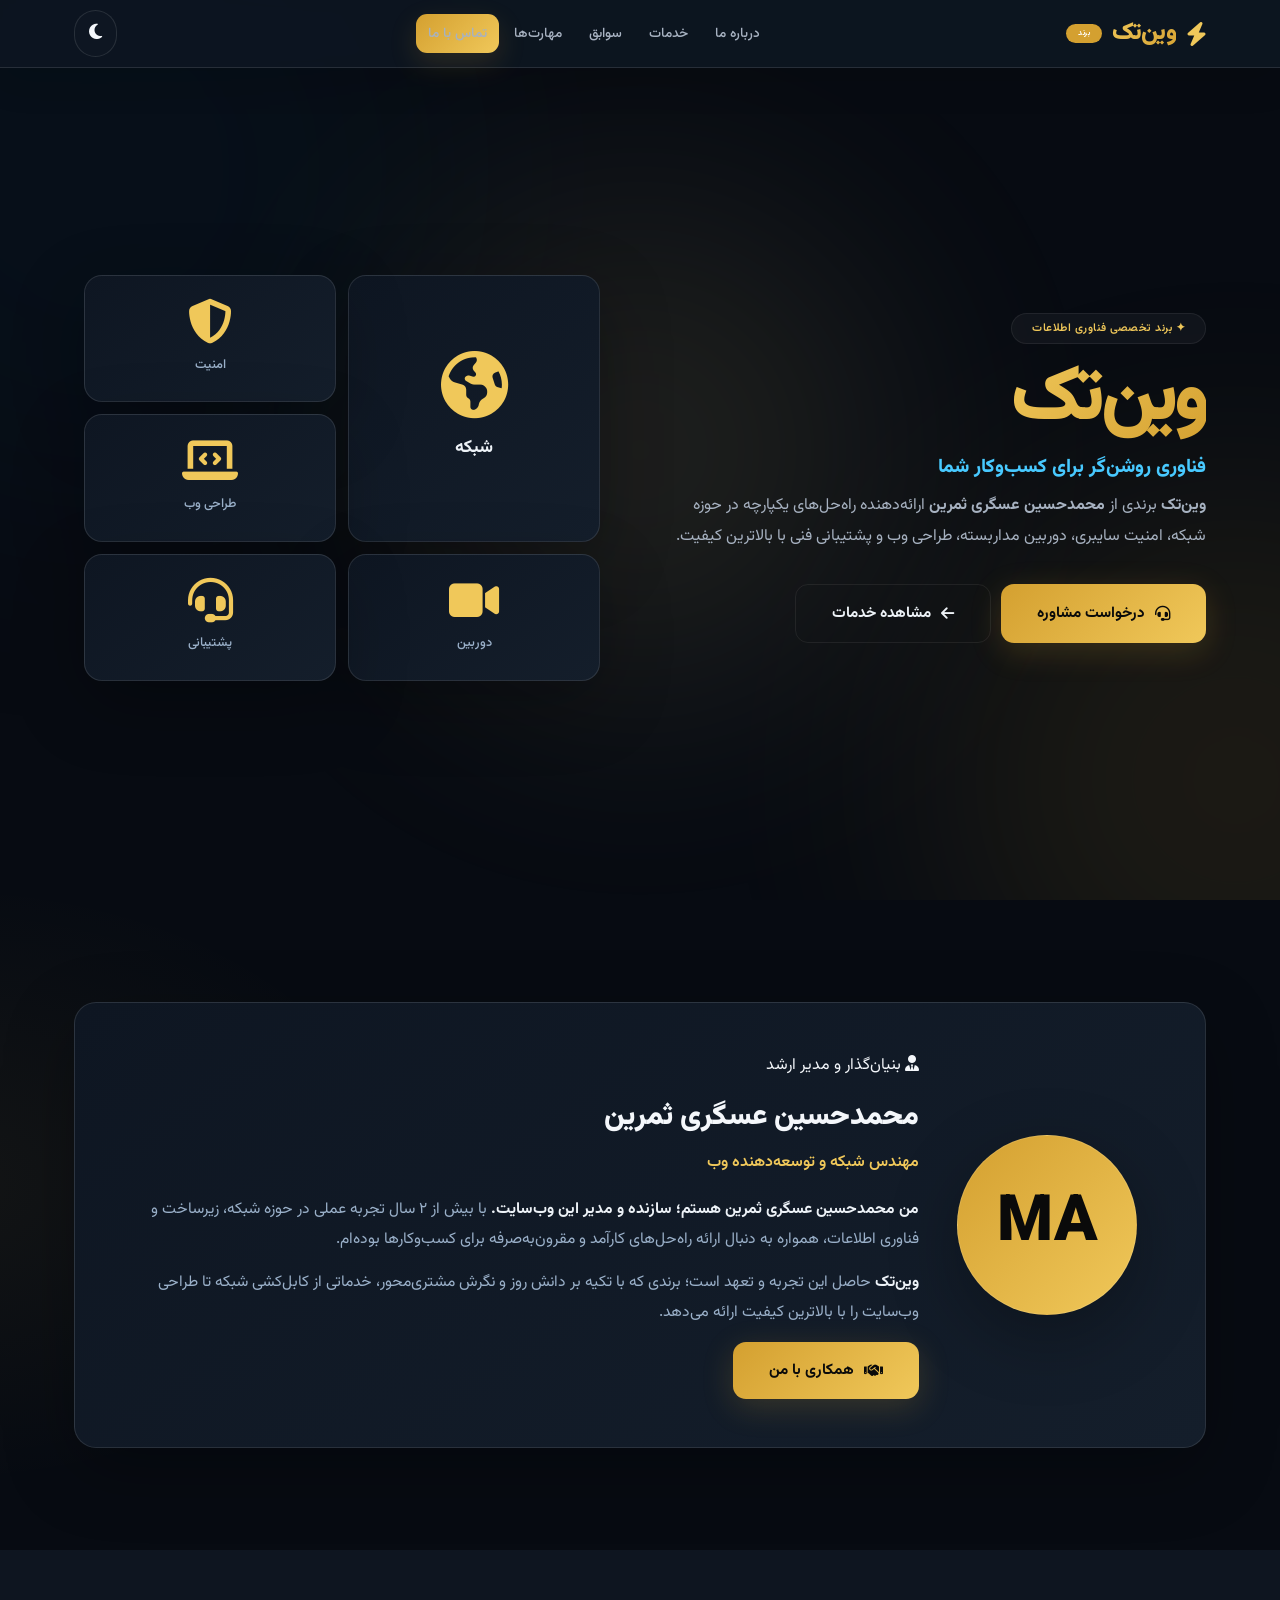
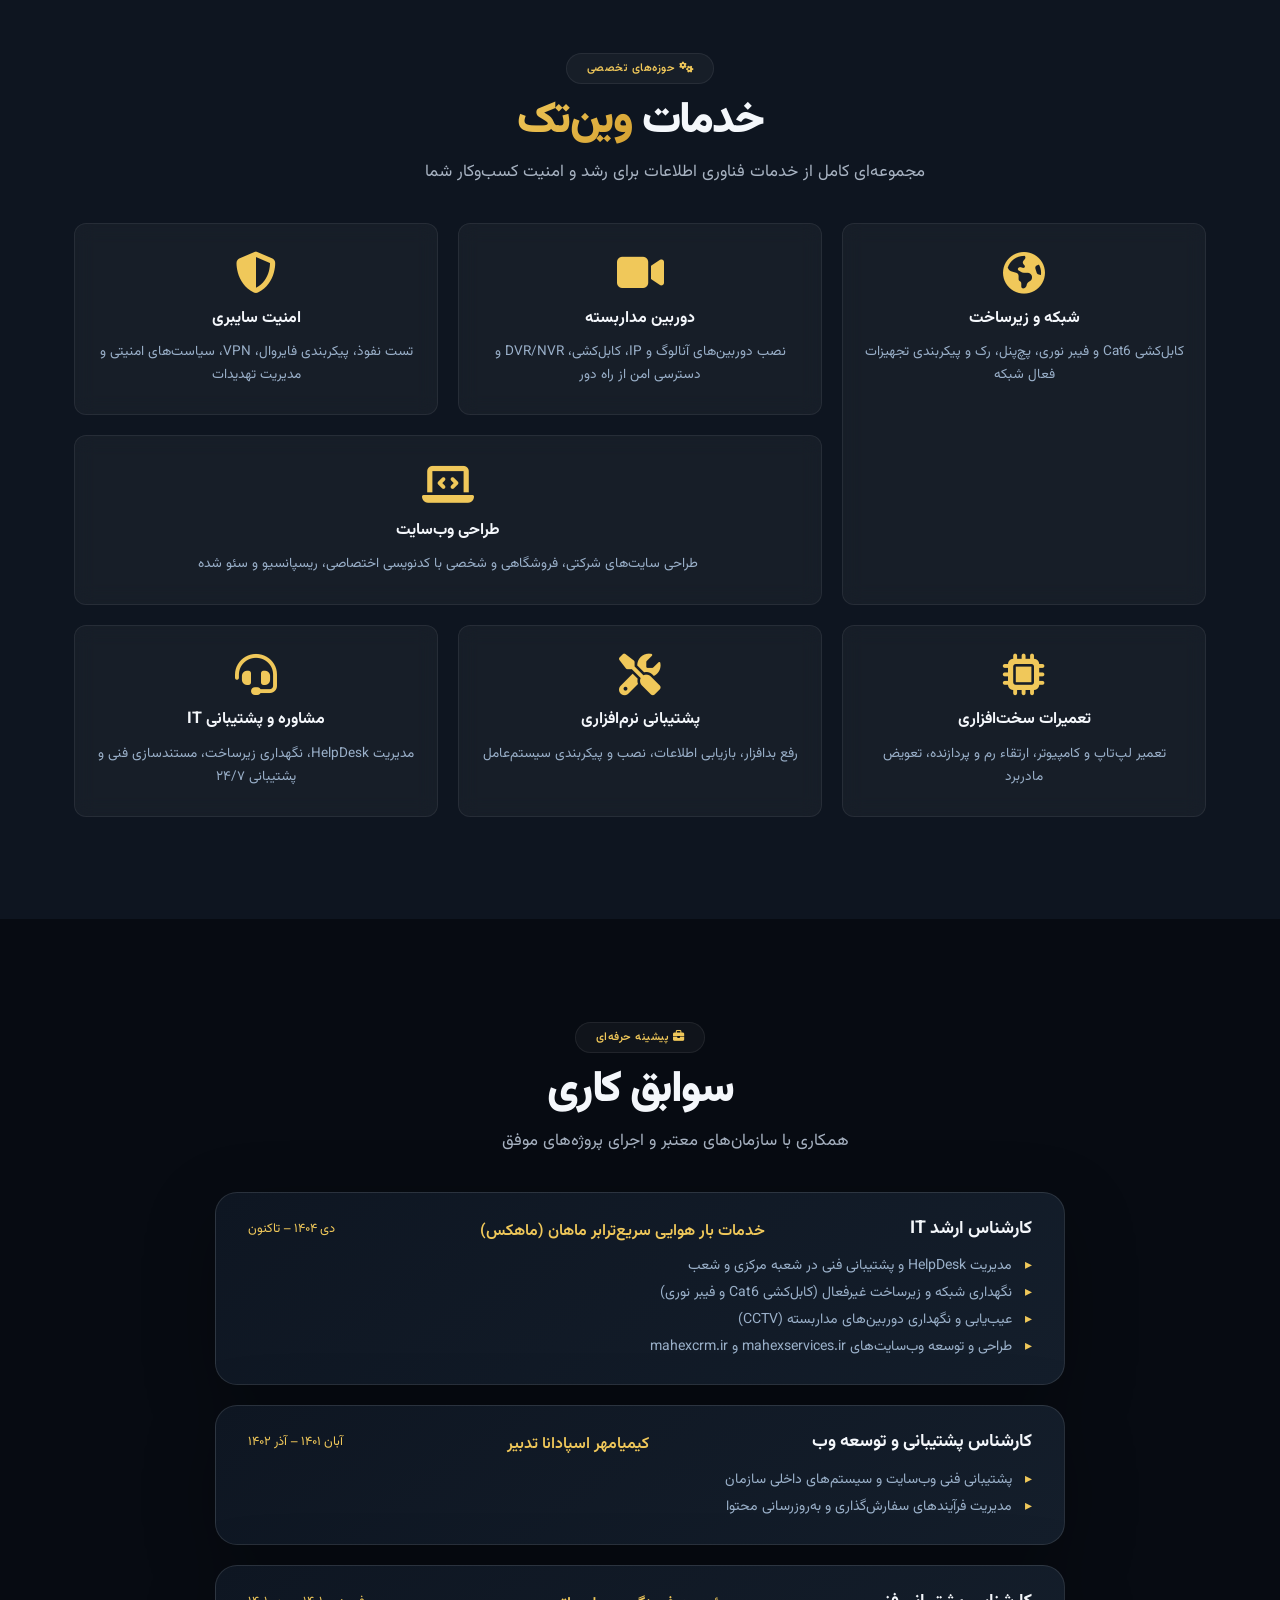
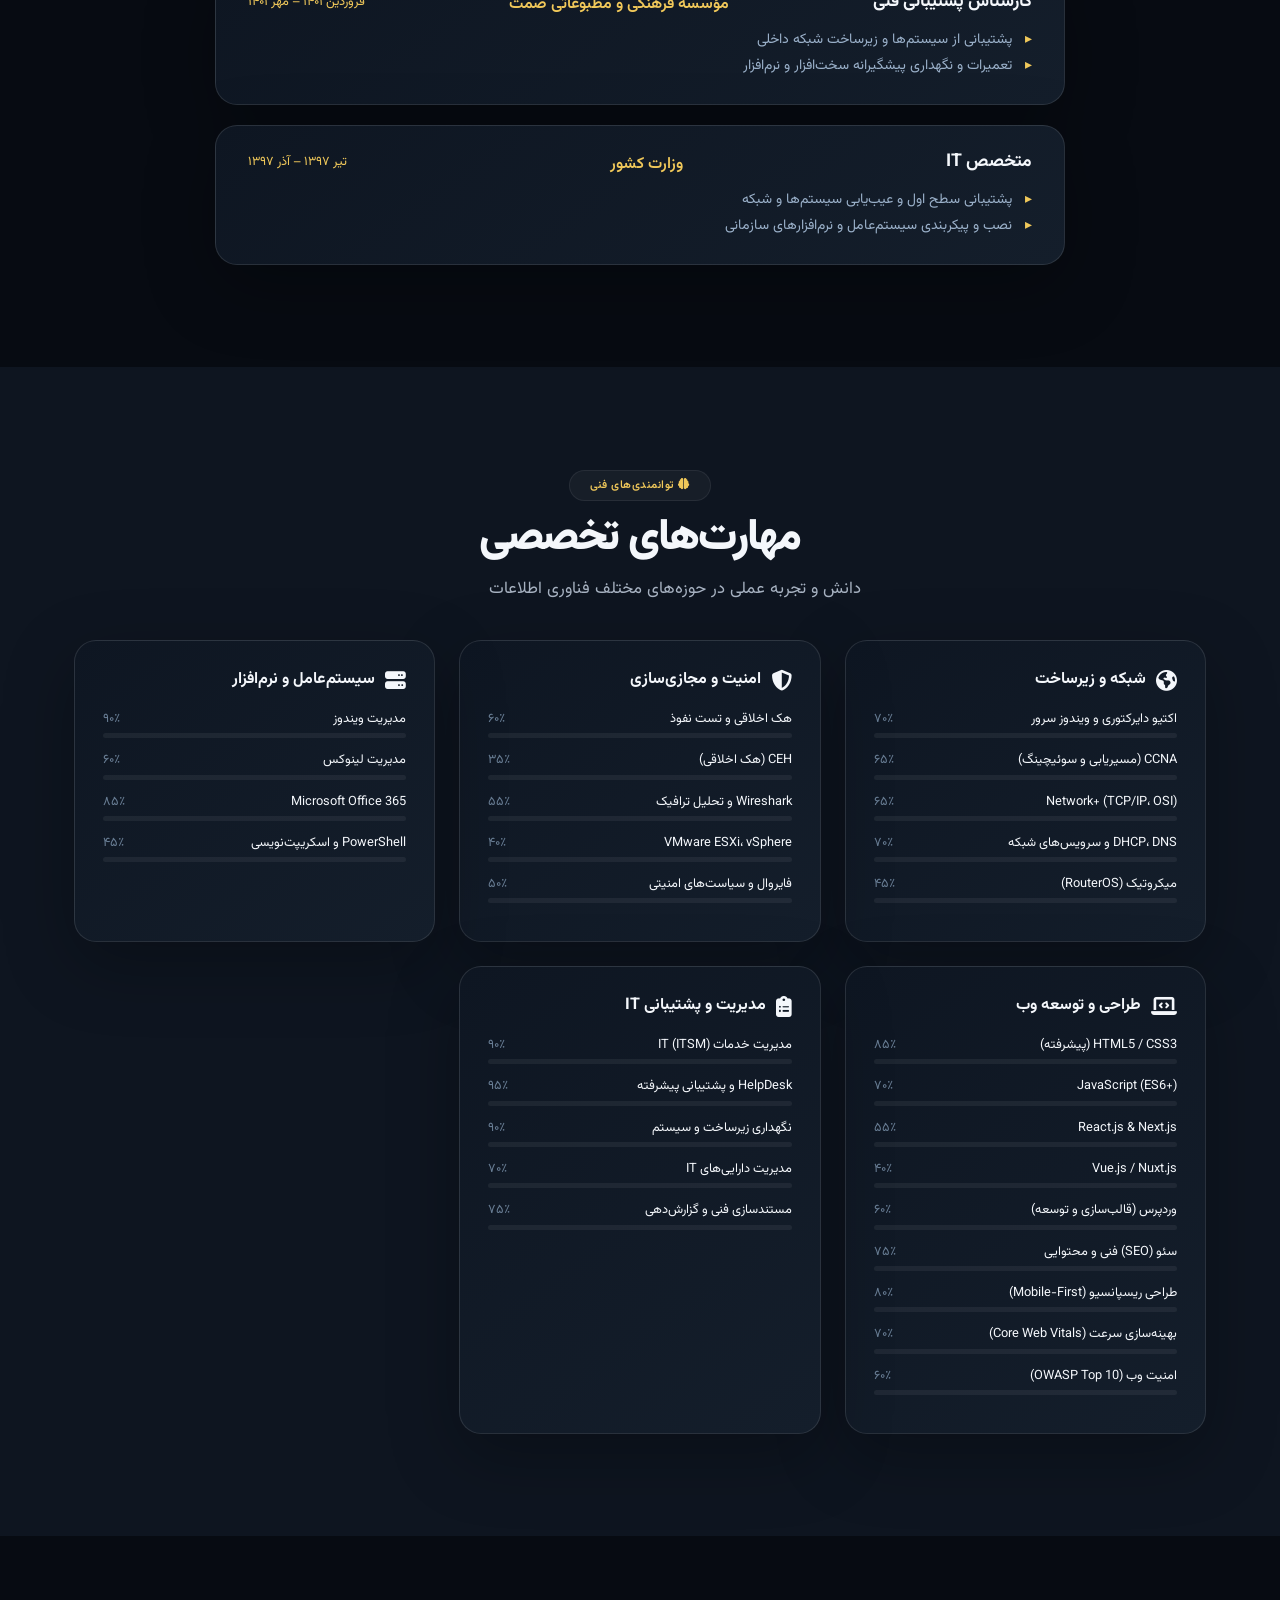
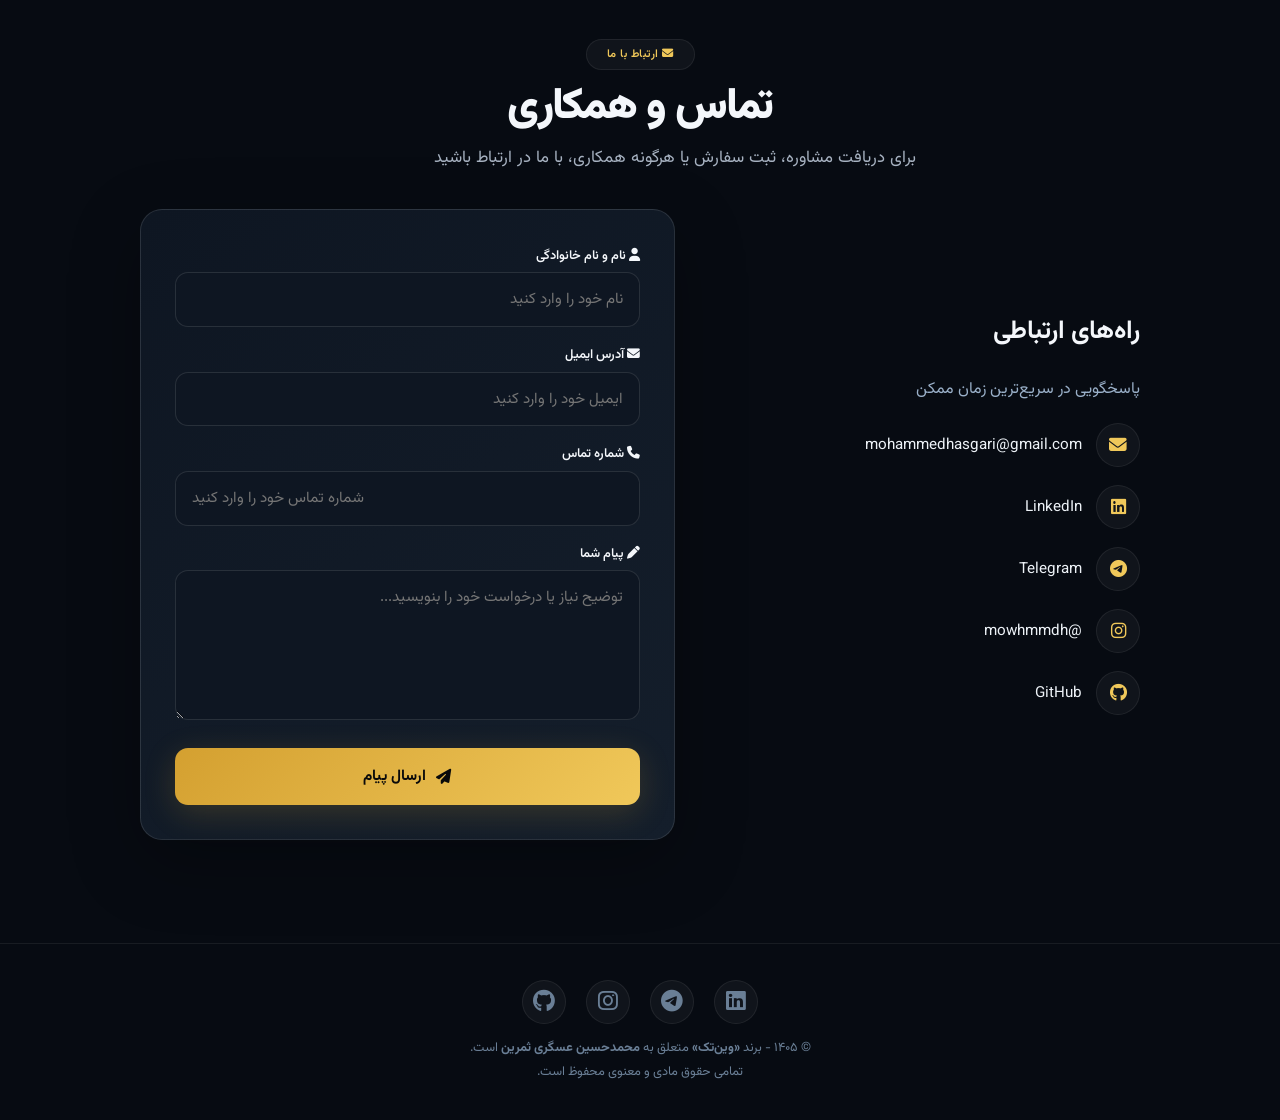
<file: index.html>
<!DOCTYPE html>
<html lang="fa" dir="rtl">
<head>
    <meta charset="UTF-8" />
    <meta name="viewport" content="width=device-width, initial-scale=1.0" />

    <!-- ===== PRIMARY SEO ===== -->
    <title>وین‌تک | محمدحسین عسگری ثمرین | راه‌حل‌های حرفه‌ای شبکه، امنیت و طراحی وب</title>
    <meta name="description" content="وین‌تک برندی از محمدحسین عسگری ثمرین – ارائه‌دهنده خدمات تخصصی شبکه، امنیت سایبری، دوربین مداربسته، طراحی وب و پشتیبانی فنی با بالاترین کیفیت." />
    <meta name="keywords" content="محمدحسین عسگری ثمرین, وین‌تک, طراحی وب, شبکه, امنیت سایبری, دوربین مداربسته, پشتیبانی فنی, IT, شبکه و زیرساخت, طراحی سایت, محمدحسین عسگری" />
    <meta name="robots" content="index, follow, max-snippet:-1, max-image-preview:large" />
    <link rel="canonical" href="https://mowhmmdh.github.io/vintech.html" />
    <meta name="author" content="محمدحسین عسگری ثمرین" />

    <!-- ===== OPEN GRAPH / SOCIAL ===== -->
    <meta property="og:title" content="وین‌تک | محمدحسین عسگری ثمرین | راه‌حل‌های حرفه‌ای شبکه، امنیت و طراحی وب" />
    <meta property="og:description" content="وین‌تک برندی از محمدحسین عسگری ثمرین – خدمات تخصصی شبکه، امنیت سایبری، دوربین مداربسته، طراحی وب و پشتیبانی فنی." />
    <meta property="og:type" content="website" />
    <meta property="og:url" content="https://mowhmmdh.github.io/vintech.html" />
    <meta property="og:locale" content="fa_IR" />

    <!-- ===== TWITTER CARD ===== -->
    <meta name="twitter:card" content="summary_large_image" />
    <meta name="twitter:title" content="وین‌تک | محمدحسین عسگری ثمرین" />
    <meta name="twitter:description" content="ارائه‌دهنده خدمات تخصصی شبکه، امنیت سایبری، طراحی وب و پشتیبانی فنی." />

    <!-- ===== JSON-LD (ساختار داده + شبکه‌های اجتماعی) ===== -->
    <script type="application/ld+json">
        {
            "@context": "https://schema.org",
            "@type": "Organization",
            "name": "وین‌تک",
            "alternateName": "VinTech",
            "url": "https://mowhmmdh.github.io/vintech.html",
            "description": "وین‌تک برندی از محمدحسین عسگری ثمرین – ارائه‌دهنده خدمات تخصصی شبکه، امنیت سایبری، دوربین مداربسته، طراحی وب و پشتیبانی فنی.",
            "founder": {
                "@type": "Person",
                "name": "محمدحسین عسگری ثمرین",
                "jobTitle": "مهندس شبکه و توسعه‌دهنده وب",
                "url": "https://mowhmmdh.github.io",
                "sameAs": [
                    "https://www.linkedin.com/in/mohammadhosseinasgari/",
                    "https://t.me/mowhmmdh/",
                    "https://instagram.com/mowhmmdh",
                    "https://mowhmmdh.github.io"
                ]
            },
            "address": {
                "@type": "PostalAddress",
                "addressLocality": "تهران",
                "addressCountry": "IR"
            },
            "contactPoint": {
                "@type": "ContactPoint",
                "email": "mohammedhasgari@gmail.com",
                "contactType": "sales",
                "availableLanguage": ["Persian"]
            },
            "sameAs": [
                "https://www.linkedin.com/in/mohammadhosseinasgari/",
                "https://t.me/mowhmmdh/",
                "https://instagram.com/mowhmmdh",
                "https://mowhmmdh.github.io"
            ]
        }
    </script>

    <!-- ===== FONT AWESOME 6 (Free) ===== -->
    <link rel="stylesheet" href="https://cdnjs.cloudflare.com/ajax/libs/font-awesome/6.5.0/css/all.min.css" />

    <!-- ===== GOOGLE FONT ===== -->
    <link rel="preconnect" href="https://fonts.googleapis.com" />
    <link rel="preconnect" href="https://fonts.gstatic.com" crossorigin />
    <link href="https://fonts.googleapis.com/css2?family=Vazirmatn:wght@300;400;500;700;900&display=swap" rel="stylesheet" />

    <style>
        /* ============================================================
           CSS VARIABLES (Dark Mode Default)
           ============================================================ */
        :root {
            --bg-primary: #080c12;
            --bg-secondary: #0e1520;
            --bg-card: rgba(255, 255, 255, 0.04);
            --bg-card-hover: rgba(255, 255, 255, 0.08);
            --border-color: rgba(255, 255, 255, 0.07);
            --text-primary: #edf2f7;
            --text-secondary: #9ab0c9;
            --text-muted: #6a7f96;
            --shadow: 0 25px 50px -12px rgba(0, 0, 0, 0.8);
            --shadow-gold: 0 8px 32px rgba(212, 160, 48, 0.2);

            --primary: #0a3d5e;
            --primary-dark: #062a42;
            --primary-light: #2a7a9e;
            --secondary: #d4a030;
            --secondary-light: #f0c85a;
            --accent: #f5d98a;

            --radius: 20px;
            --radius-sm: 12px;
            --transition: all 0.4s cubic-bezier(0.25, 0.46, 0.45, 0.94);
        }

        /* ============================================================
           LIGHT MODE
           ============================================================ */
        body.light-mode {
            --bg-primary: #f2f6fc;
            --bg-secondary: #e8edf5;
            --bg-card: rgba(0, 0, 0, 0.03);
            --bg-card-hover: rgba(0, 0, 0, 0.06);
            --border-color: rgba(0, 0, 0, 0.08);
            --text-primary: #0a0e14;
            --text-secondary: #2a3a4a;
            --text-muted: #5a6a7a;
            --shadow: 0 25px 50px -12px rgba(0, 0, 0, 0.1);
            --shadow-gold: 0 8px 32px rgba(212, 160, 48, 0.15);
        }

        /* ============================================================
           RESET
           ============================================================ */
        * {
            margin: 0;
            padding: 0;
            box-sizing: border-box;
        }

        html {
            scroll-behavior: smooth;
        }

        body {
            font-family: 'Vazirmatn', sans-serif;
            background: var(--bg-primary);
            color: var(--text-primary);
            line-height: 1.9;
            min-height: 100vh;
            transition: background 0.4s ease, color 0.4s ease;
            overflow-x: hidden;
            opacity: 0;
            animation: fadeInBody 0.8s ease forwards;
        }

        @keyframes fadeInBody {
            to {
                opacity: 1;
            }
        }

        /* ============================================================
           BACKGROUND
           ============================================================ */
        .bg-animation {
            position: fixed;
            top: 0;
            left: 0;
            width: 100%;
            height: 100%;
            z-index: 0;
            overflow: hidden;
            pointer-events: none;
        }
        .bg-animation .orb {
            position: absolute;
            border-radius: 50%;
            filter: blur(130px);
            opacity: 0.1;
            animation: floatOrb 30s infinite alternate ease-in-out;
        }
        body.light-mode .bg-animation .orb {
            opacity: 0.05;
        }
        .bg-animation .orb:nth-child(1) {
            width: 700px;
            height: 700px;
            background: var(--primary);
            top: -20%;
            left: -20%;
            animation-duration: 30s;
        }
        .bg-animation .orb:nth-child(2) {
            width: 600px;
            height: 600px;
            background: var(--secondary);
            bottom: -20%;
            right: -20%;
            animation-duration: 35s;
            animation-delay: 4s;
        }
        .bg-animation .orb:nth-child(3) {
            width: 500px;
            height: 500px;
            background: var(--accent);
            top: 50%;
            left: 50%;
            transform: translate(-50%, -50%);
            animation-duration: 40s;
            animation-delay: 8s;
        }

        @keyframes floatOrb {
            0% {
                transform: translate(0, 0) scale(1);
            }
            50% {
                transform: translate(80px, -100px) scale(1.2);
            }
            100% {
                transform: translate(-60px, 80px) scale(0.9);
            }
        }

        .container {
            position: relative;
            z-index: 1;
            max-width: 1200px;
            margin: 0 auto;
            padding: 0 24px;
        }

        /* ============================================================
           SCROLLBAR
           ============================================================ */
        ::-webkit-scrollbar {
            width: 8px;
        }
        ::-webkit-scrollbar-track {
            background: var(--bg-primary);
        }
        ::-webkit-scrollbar-thumb {
            background: var(--secondary);
            border-radius: 10px;
        }

        /* ============================================================
           NAVBAR
           ============================================================ */
        .navbar {
            position: fixed;
            top: 0;
            left: 0;
            right: 0;
            z-index: 1000;
            padding: 14px 0;
            background: rgba(8, 12, 18, 0.82);
            backdrop-filter: blur(24px);
            -webkit-backdrop-filter: blur(24px);
            border-bottom: 1px solid var(--border-color);
            transition: background 0.4s ease, border-color 0.4s ease;
        }
        body.light-mode .navbar {
            background: rgba(242, 246, 252, 0.88);
        }

        .navbar .container {
            display: flex;
            justify-content: space-between;
            align-items: center;
        }

        .logo {
            font-size: 1.5rem;
            font-weight: 900;
            color: var(--text-primary);
            text-decoration: none;
            display: flex;
            align-items: center;
            gap: 10px;
            letter-spacing: 0.5px;
        }
        .logo .highlight {
            background: linear-gradient(135deg, var(--secondary-light), var(--secondary));
            -webkit-background-clip: text;
            -webkit-text-fill-color: transparent;
            background-clip: text;
        }
        .logo .badge {
            font-size: 0.5rem;
            background: var(--secondary);
            padding: 2px 12px;
            border-radius: 100px;
            font-weight: 600;
            color: #fff;
            letter-spacing: 0.5px;
            text-transform: uppercase;
            -webkit-text-fill-color: #fff;
        }

        .nav-links {
            display: flex;
            gap: 6px;
            list-style: none;
            align-items: center;
            flex-wrap: wrap;
        }
        .nav-links a {
            color: var(--text-secondary);
            text-decoration: none;
            font-size: 0.85rem;
            font-weight: 500;
            padding: 8px 18px;
            border-radius: 100px;
            transition: var(--transition);
        }
        .nav-links a:hover,
        .nav-links a.active {
            color: var(--text-primary);
            background: var(--bg-card);
        }
        .nav-cta {
            background: linear-gradient(135deg, var(--secondary), var(--secondary-light)) !important;
            color: #0a0a0a !important;
            padding: 8px 24px !important;
            border: none !important;
            box-shadow: var(--shadow-gold);
            font-weight: 700;
        }
        .nav-cta:hover {
            transform: scale(1.05) !important;
            box-shadow: 0 8px 40px rgba(212, 160, 48, 0.5) !important;
        }

        /* Theme Toggle */
        .theme-toggle {
            background: var(--bg-card);
            border: 1px solid var(--border-color);
            border-radius: 100px;
            padding: 6px 14px;
            cursor: pointer;
            font-size: 1.1rem;
            color: var(--text-secondary);
            display: flex;
            align-items: center;
            gap: 8px;
            transition: var(--transition);
            font-family: inherit;
            margin-right: 4px;
        }
        .theme-toggle:hover {
            background: var(--bg-card-hover);
            color: var(--text-primary);
        }
        .theme-toggle .icon-sun {
            display: none;
        }
        .theme-toggle .icon-moon {
            display: inline;
        }
        body.light-mode .theme-toggle .icon-sun {
            display: inline;
        }
        body.light-mode .theme-toggle .icon-moon {
            display: none;
        }

        .hamburger {
            display: none;
            flex-direction: column;
            gap: 5px;
            cursor: pointer;
            background: none;
            border: none;
            padding: 4px;
        }
        .hamburger span {
            display: block;
            width: 28px;
            height: 2.5px;
            background: var(--text-primary);
            border-radius: 10px;
            transition: var(--transition);
        }

        /* ============================================================
           HERO
           ============================================================ */
        .hero {
            min-height: 100vh;
            display: flex;
            align-items: center;
            padding: 130px 0 60px;
        }
        .hero-grid {
            display: grid;
            grid-template-columns: 1fr 1fr;
            gap: 60px;
            align-items: center;
        }

        .hero-content .tag {
            display: inline-block;
            background: var(--bg-card);
            color: var(--secondary-light);
            padding: 4px 20px;
            border-radius: 100px;
            font-size: 0.7rem;
            font-weight: 600;
            border: 1px solid var(--border-color);
            letter-spacing: 0.5px;
            text-transform: uppercase;
            margin-bottom: 16px;
        }
        .hero-content h1 {
            font-size: 3.8rem;
            font-weight: 900;
            line-height: 1.1;
            margin-bottom: 12px;
        }
        .hero-content h1 .highlight {
            background: linear-gradient(135deg, var(--secondary-light), var(--secondary), var(--accent));
            -webkit-background-clip: text;
            -webkit-text-fill-color: transparent;
            background-clip: text;
            background-size: 200% 200%;
            animation: gradientShift 4s ease-in-out infinite;
        }
        @keyframes gradientShift {
            0%,
            100% {
                background-position: 0% 50%;
            }
            50% {
                background-position: 100% 50%;
            }
        }
        .hero-content .subtitle {
            font-size: 1.2rem;
            color: var(--text-secondary);
            max-width: 500px;
            margin-bottom: 8px;
        }
        .hero-content .desc {
            font-size: 1rem;
            color: var(--text-secondary);
            max-width: 520px;
            margin-bottom: 32px;
            line-height: 1.9;
        }

        .hero-buttons {
            display: flex;
            gap: 16px;
            flex-wrap: wrap;
        }
        .btn {
            display: inline-flex;
            align-items: center;
            gap: 10px;
            padding: 14px 36px;
            border-radius: 100px;
            font-weight: 700;
            font-size: 0.95rem;
            text-decoration: none;
            transition: var(--transition);
            border: none;
            cursor: pointer;
            font-family: inherit;
        }
        .btn-primary {
            background: linear-gradient(135deg, var(--secondary), var(--secondary-light));
            color: #0a0a0a;
            box-shadow: var(--shadow-gold);
        }
        .btn-primary:hover {
            transform: translateY(-4px);
            box-shadow: 0 16px 48px rgba(212, 160, 48, 0.5);
        }
        .btn-outline {
            background: transparent;
            color: var(--text-primary);
            border: 1.5px solid var(--border-color);
        }
        .btn-outline:hover {
            background: var(--bg-card);
            border-color: var(--secondary-light);
            transform: translateY(-4px);
        }

        /* Hero Visual Bento */
        .hero-visual {
            display: grid;
            grid-template-columns: 1fr 1fr;
            gap: 16px;
            padding: 10px;
        }
        .hero-visual .bento-item {
            background: var(--bg-card);
            backdrop-filter: blur(12px);
            -webkit-backdrop-filter: blur(12px);
            border: 1px solid var(--border-color);
            border-radius: var(--radius-sm);
            padding: 24px 20px;
            text-align: center;
            transition: var(--transition);
            min-height: 120px;
            display: flex;
            flex-direction: column;
            justify-content: center;
            align-items: center;
            position: relative;
            overflow: hidden;
        }
        .hero-visual .bento-item::before {
            content: '';
            position: absolute;
            inset: 0;
            background: linear-gradient(135deg, var(--secondary-light), transparent);
            opacity: 0;
            transition: var(--transition);
        }
        .hero-visual .bento-item:hover::before {
            opacity: 0.05;
        }
        .hero-visual .bento-item:hover {
            transform: translateY(-6px);
            border-color: var(--secondary-light);
            background: var(--bg-card-hover);
            box-shadow: var(--shadow-gold);
        }
        .hero-visual .bento-item:nth-child(1) {
            grid-row: span 2;
            min-height: 260px;
        }
        .hero-visual .bento-item .icon {
            font-size: 2.8rem;
            margin-bottom: 8px;
            color: var(--secondary-light);
            position: relative;
            z-index: 2;
        }
        .hero-visual .bento-item .label {
            font-size: 0.8rem;
            color: var(--text-secondary);
            font-weight: 500;
            position: relative;
            z-index: 2;
        }
        .hero-visual .bento-item .big-icon {
            font-size: 4.2rem;
        }
        .hero-visual .bento-item .big-label {
            font-size: 1.1rem;
            font-weight: 700;
            color: var(--text-primary);
            margin-top: 4px;
        }

        /* ============================================================
           SECTIONS
           ============================================================ */
        .section {
            padding: 80px 0;
        }
        .section-header {
            text-align: center;
            max-width: 700px;
            margin: 0 auto 56px;
        }
        .section-header .tag {
            display: inline-block;
            background: var(--bg-card);
            color: var(--secondary-light);
            padding: 4px 20px;
            border-radius: 100px;
            font-size: 0.7rem;
            font-weight: 600;
            border: 1px solid var(--border-color);
            letter-spacing: 0.5px;
            text-transform: uppercase;
            margin-bottom: 12px;
        }
        .section-header h2 {
            font-size: 2.6rem;
            font-weight: 900;
            margin-bottom: 10px;
        }
        .section-header h2 .highlight {
            background: linear-gradient(135deg, var(--secondary-light), var(--secondary));
            -webkit-background-clip: text;
            -webkit-text-fill-color: transparent;
            background-clip: text;
        }
        .section-header p {
            color: var(--text-secondary);
            font-size: 1.05rem;
        }

        /* ============================================================
           ABOUT
           ============================================================ */
        .about-grid {
            display: grid;
            grid-template-columns: 220px 1fr;
            gap: 48px;
            align-items: center;
            background: var(--bg-card);
            backdrop-filter: blur(10px);
            border: 1px solid var(--border-color);
            border-radius: var(--radius);
            padding: 48px;
            transition: background 0.4s ease, border-color 0.4s ease;
        }
        .about-avatar {
            width: 180px;
            height: 180px;
            border-radius: 50%;
            background: linear-gradient(135deg, var(--secondary), var(--secondary-light));
            display: flex;
            align-items: center;
            justify-content: center;
            font-size: 4rem;
            font-weight: 900;
            color: #0a0a0a;
            box-shadow: var(--shadow-gold);
            border: 3px solid rgba(255, 255, 255, 0.1);
            margin: 0 auto;
            user-select: none;
            flex-shrink: 0;
        }
        .about-text h2 {
            font-size: 1.8rem;
            font-weight: 900;
            margin-bottom: 4px;
        }
        .about-text .role {
            color: var(--secondary-light);
            font-weight: 600;
            font-size: 1rem;
            margin-bottom: 16px;
            display: block;
        }
        .about-text p {
            color: var(--text-secondary);
            margin-bottom: 14px;
            font-size: 0.98rem;
            line-height: 1.9;
        }
        .about-text p strong {
            color: var(--text-primary);
        }

        /* ============================================================
           SERVICES (Bento)
           ============================================================ */
        .services-bento {
            display: grid;
            grid-template-columns: 1fr 1fr 1fr;
            gap: 20px;
        }
        .services-bento .service-item {
            background: var(--bg-card);
            backdrop-filter: blur(10px);
            border: 1px solid var(--border-color);
            border-radius: var(--radius-sm);
            padding: 28px 20px;
            text-align: center;
            transition: var(--transition);
            position: relative;
            overflow: hidden;
        }
        .services-bento .service-item::after {
            content: '';
            position: absolute;
            inset: 0;
            border-radius: var(--radius-sm);
            padding: 1px;
            background: linear-gradient(135deg, transparent, var(--secondary-light), transparent);
            opacity: 0;
            transition: var(--transition);
            -webkit-mask: linear-gradient(#fff 0 0) content-box, linear-gradient(#fff 0 0);
            -webkit-mask-composite: xor;
            mask-composite: exclude;
            pointer-events: none;
        }
        .services-bento .service-item:hover::after {
            opacity: 1;
        }
        .services-bento .service-item:hover {
            transform: translateY(-6px);
            background: var(--bg-card-hover);
            box-shadow: var(--shadow-gold);
        }
        .services-bento .service-item:nth-child(1) {
            grid-row: span 2;
        }
        .services-bento .service-item:nth-child(4) {
            grid-column: span 2;
        }
        .services-bento .service-item .icon {
            font-size: 2.6rem;
            margin-bottom: 10px;
            color: var(--secondary-light);
        }
        .services-bento .service-item h4 {
            font-size: 1rem;
            font-weight: 700;
            margin-bottom: 6px;
        }
        .services-bento .service-item p {
            color: var(--text-secondary);
            font-size: 0.85rem;
            line-height: 1.7;
        }

        /* ============================================================
           EXPERIENCE
           ============================================================ */
        .timeline {
            display: flex;
            flex-direction: column;
            gap: 20px;
            max-width: 850px;
            margin: 0 auto;
        }
        .timeline-item {
            background: var(--bg-card);
            backdrop-filter: blur(10px);
            border: 1px solid var(--border-color);
            border-radius: var(--radius-sm);
            padding: 24px 32px;
            transition: var(--transition);
            border-right: 4px solid var(--secondary);
        }
        .timeline-item:hover {
            background: var(--bg-card-hover);
            transform: translateX(-4px);
        }
        .timeline-item .head {
            display: flex;
            justify-content: space-between;
            flex-wrap: wrap;
            gap: 8px;
            margin-bottom: 6px;
        }
        .timeline-item .head h3 {
            font-size: 1.1rem;
            font-weight: 700;
        }
        .timeline-item .head .company {
            color: var(--secondary-light);
            font-weight: 600;
        }
        .timeline-item .head .date {
            color: var(--text-muted);
            font-size: 0.8rem;
        }
        .timeline-item ul {
            list-style: none;
            padding: 0;
            margin-top: 6px;
        }
        .timeline-item ul li {
            color: var(--text-secondary);
            font-size: 0.88rem;
            padding-right: 20px;
            position: relative;
        }
        .timeline-item ul li::before {
            content: "▸";
            position: absolute;
            right: 0;
            color: var(--secondary-light);
        }

        /* ============================================================
           SKILLS
           ============================================================ */
        .skills-grid {
            display: grid;
            grid-template-columns: repeat(auto-fit, minmax(280px, 1fr));
            gap: 24px;
        }
        .skill-group {
            background: var(--bg-card);
            backdrop-filter: blur(10px);
            border: 1px solid var(--border-color);
            border-radius: var(--radius-sm);
            padding: 28px;
            transition: var(--transition);
        }
        .skill-group:hover {
            border-color: var(--secondary-light);
            box-shadow: var(--shadow-gold);
        }
        .skill-group h3 {
            font-size: 1rem;
            font-weight: 700;
            margin-bottom: 16px;
            color: var(--secondary-light);
            display: flex;
            align-items: center;
            gap: 10px;
        }
        .skill-group h3 .icon {
            font-size: 1.3rem;
        }
        .skill-bar {
            margin-bottom: 10px;
        }
        .skill-bar .label {
            display: flex;
            justify-content: space-between;
            font-size: 0.8rem;
            margin-bottom: 2px;
        }
        .skill-bar .label span:last-child {
            color: var(--text-muted);
        }
        .skill-bar .track {
            width: 100%;
            height: 5px;
            background: rgba(255, 255, 255, 0.06);
            border-radius: 10px;
            overflow: hidden;
        }
        body.light-mode .skill-bar .track {
            background: rgba(0, 0, 0, 0.06);
        }
        .skill-bar .track .fill {
            height: 100%;
            border-radius: 10px;
            background: linear-gradient(90deg, var(--secondary), var(--secondary-light));
            transition: width 1.2s ease;
            width: 0%;
        }

        /* ============================================================
           CONTACT
           ============================================================ */
        .contact-wrapper {
            display: grid;
            grid-template-columns: 1fr 1.2fr;
            gap: 40px;
            max-width: 1000px;
            margin: 0 auto;
        }
        .contact-info {
            display: flex;
            flex-direction: column;
            gap: 18px;
            justify-content: center;
        }
        .contact-info h3 {
            font-size: 1.6rem;
            font-weight: 700;
        }
        .contact-info p {
            color: var(--text-secondary);
        }
        .contact-info .item {
            display: flex;
            align-items: center;
            gap: 14px;
            color: var(--text-primary);
            text-decoration: none;
            font-size: 0.95rem;
            transition: var(--transition);
        }
        .contact-info .item:hover {
            color: var(--secondary-light);
        }
        .contact-info .item .ico {
            width: 44px;
            height: 44px;
            border-radius: 50%;
            background: var(--bg-card);
            display: flex;
            align-items: center;
            justify-content: center;
            font-size: 1.1rem;
            flex-shrink: 0;
            border: 1px solid var(--border-color);
            color: var(--secondary-light);
        }

        .contact-form {
            background: var(--bg-card);
            backdrop-filter: blur(10px);
            border: 1px solid var(--border-color);
            border-radius: var(--radius);
            padding: 32px;
        }
        .contact-form .form-group {
            margin-bottom: 16px;
        }
        .contact-form label {
            display: block;
            font-size: 0.8rem;
            font-weight: 600;
            margin-bottom: 4px;
        }
        .contact-form input,
        .contact-form textarea {
            width: 100%;
            padding: 12px 16px;
            border-radius: 10px;
            border: 1px solid var(--border-color);
            background: rgba(255, 255, 255, 0.03);
            color: var(--text-primary);
            font-family: inherit;
            font-size: 0.95rem;
            transition: var(--transition);
            outline: none;
        }
        body.light-mode .contact-form input,
        body.light-mode .contact-form textarea {
            background: rgba(0, 0, 0, 0.02);
        }
        .contact-form input:focus,
        .contact-form textarea:focus {
            border-color: var(--secondary-light);
            background: var(--bg-card-hover);
            box-shadow: 0 0 0 4px rgba(212, 160, 48, 0.1);
        }
        .contact-form textarea {
            min-height: 120px;
            resize: vertical;
        }
        .contact-form .btn {
            width: 100%;
            justify-content: center;
        }

        /* ============================================================
           FOOTER
           ============================================================ */
        .footer {
            padding: 36px 0;
            border-top: 1px solid var(--border-color);
            text-align: center;
            color: var(--text-muted);
            font-size: 0.8rem;
        }
        .footer .socials {
            display: flex;
            justify-content: center;
            gap: 20px;
            margin-bottom: 12px;
        }
        .footer .socials a {
            color: var(--text-muted);
            text-decoration: none;
            transition: var(--transition);
            font-size: 1.4rem;
            display: inline-flex;
            align-items: center;
            justify-content: center;
            width: 44px;
            height: 44px;
            border-radius: 50%;
            background: var(--bg-card);
            border: 1px solid var(--border-color);
            transition: var(--transition);
        }
        .footer .socials a:hover {
            color: var(--secondary-light);
            border-color: var(--secondary-light);
            transform: translateY(-4px);
            box-shadow: var(--shadow-gold);
        }
        .footer a {
            color: var(--secondary-light);
            text-decoration: none;
            transition: var(--transition);
        }
        .footer a:hover {
            color: var(--text-primary);
            text-decoration: underline;
        }

        /* ============================================================
           RESPONSIVE
           ============================================================ */
        @media (max-width: 992px) {
            .hero-grid {
                grid-template-columns: 1fr;
                text-align: center;
                gap: 40px;
            }
            .hero-content p {
                margin-left: auto;
                margin-right: auto;
            }
            .hero-buttons {
                justify-content: center;
            }
            .hero-visual {
                max-width: 400px;
                margin: 0 auto;
            }
            .about-grid {
                grid-template-columns: 1fr;
                text-align: center;
                padding: 32px;
            }
            .about-text .btn {
                display: inline-flex;
            }
            .contact-wrapper {
                grid-template-columns: 1fr;
            }
            .services-bento {
                grid-template-columns: 1fr 1fr;
            }
            .services-bento .service-item:nth-child(1) {
                grid-row: span 1;
            }
            .services-bento .service-item:nth-child(4) {
                grid-column: span 1;
            }
        }

        @media (max-width: 768px) {
            .nav-links {
                display: none;
                flex-direction: column;
                position: absolute;
                top: 100%;
                left: 0;
                right: 0;
                background: var(--bg-secondary);
                backdrop-filter: blur(20px);
                padding: 20px 24px;
                border-bottom: 1px solid var(--border-color);
                gap: 2px;
            }
            .nav-links.open {
                display: flex;
            }
            .hamburger {
                display: flex;
            }

            .theme-toggle {
                margin-right: 0;
                font-size: 0.9rem;
                padding: 4px 12px;
            }

            .hero-content h1 {
                font-size: 2.4rem;
            }
            .section-header h2 {
                font-size: 1.8rem;
            }
            .about-avatar {
                width: 120px;
                height: 120px;
                font-size: 2.8rem;
            }
            .services-bento {
                grid-template-columns: 1fr;
            }
            .hero-visual {
                grid-template-columns: 1fr 1fr;
                gap: 10px;
            }
            .hero-visual .bento-item:nth-child(1) {
                grid-row: span 1;
                min-height: 120px;
            }
            .timeline-item .head {
                flex-direction: column;
            }
        }

        @media (max-width: 480px) {
            .hero-content h1 {
                font-size: 1.8rem;
            }
            .btn {
                padding: 12px 24px;
                font-size: 0.85rem;
            }
            .hero-visual {
                grid-template-columns: 1fr 1fr;
            }
            .hero-visual .bento-item {
                padding: 16px 12px;
                min-height: 80px;
            }
            .hero-visual .bento-item .icon {
                font-size: 2rem;
            }
            .hero-visual .bento-item .big-icon {
                font-size: 3rem;
            }
            .about-avatar {
                width: 100px;
                height: 100px;
                font-size: 2.2rem;
            }
            .footer .socials a {
                width: 38px;
                height: 38px;
                font-size: 1.1rem;
            }
        }
    </style>
    <link rel="stylesheet" href="/assets/vintech-quality-2026.css">
    <link rel="stylesheet" href="/assets/aesthetic-overhaul-2026.css">
</head>
<body>

    <!-- ===== BACKGROUND ===== -->
    <div class="bg-animation">
        <div class="orb"></div>
        <div class="orb"></div>
        <div class="orb"></div>
    </div>

    <!-- ===== NAVBAR ===== -->
    <nav class="navbar" id="navbar">
        <div class="container">
            <a href="vintech.html" class="logo">
                <i class="fas fa-bolt" style="color:var(--secondary-light);"></i>
                <span class="highlight">وین‌تک</span>
                <span class="badge">برند</span>
            </a>

            <ul class="nav-links" id="navLinks">
                <li><a href="#about">درباره ما</a></li>
                <li><a href="#services">خدمات</a></li>
                <li><a href="#experience">سوابق</a></li>
                <li><a href="#skills">مهارت‌ها</a></li>
                <li><a href="#contact" class="nav-cta">تماس با ما</a></li>
                <!-- لینک سایت اصلی حذف شد -->
            </ul>

            <div style="display:flex;align-items:center;gap:8px;">
                <button class="theme-toggle" id="themeToggle" aria-label="تغییر تم">
                    <span class="icon-moon"><i class="fas fa-moon"></i></span>
                    <span class="icon-sun"><i class="fas fa-sun"></i></span>
                </button>
                <button class="hamburger" id="hamburger" aria-label="منو">
                    <span></span><span></span><span></span>
                </button>
            </div>
        </div>
    </nav>

    <!-- ===== HERO ===== -->
    <section class="hero" id="home">
        <div class="container">
            <div class="hero-grid">
                <div class="hero-content">
                    <span class="tag">✦ برند تخصصی فناوری اطلاعات</span>
                    <h1>
                        <span class="highlight">وین‌تک</span>
                    </h1>
                    <p class="subtitle">فناوری روشن‌گر برای کسب‌وکار شما</p>
                    <p class="desc">
                        <strong>وین‌تک</strong> برندی از <strong>محمدحسین عسگری ثمرین</strong>
                        ارائه‌دهنده راه‌حل‌های یکپارچه در حوزه شبکه، امنیت سایبری، دوربین مداربسته،
                        طراحی وب و پشتیبانی فنی با بالاترین کیفیت.
                    </p>
                    <div class="hero-buttons">
                        <a href="#contact" class="btn btn-primary">
                            <i class="fas fa-headset"></i> درخواست مشاوره
                        </a>
                        <a href="#services" class="btn btn-outline">
                            <i class="fas fa-arrow-left"></i> مشاهده خدمات
                        </a>
                    </div>
                </div>
                <div class="hero-visual">
                    <div class="bento-item">
                        <i class="fas fa-globe-americas big-icon icon"></i>
                        <span class="label big-label">شبکه</span>
                    </div>
                    <div class="bento-item">
                        <i class="fas fa-shield-halved icon"></i>
                        <span class="label">امنیت</span>
                    </div>
                    <div class="bento-item">
                        <i class="fas fa-laptop-code icon"></i>
                        <span class="label">طراحی وب</span>
                    </div>
                    <div class="bento-item">
                        <i class="fas fa-video icon"></i>
                        <span class="label">دوربین</span>
                    </div>
                    <div class="bento-item">
                        <i class="fas fa-headset icon"></i>
                        <span class="label">پشتیبانی</span>
                    </div>
                </div>
            </div>
        </div>
    </section>

    <!-- ===== ABOUT ===== -->
    <section class="section" id="about">
        <div class="container">
            <div class="about-grid">
                <div class="about-avatar">MA</div>
                <div class="about-text">
                    <span class="tag" style="display:inline-block;margin-bottom:8px;">
                        <i class="fas fa-user-tie"></i> بنیان‌گذار و مدیر ارشد
                    </span>
                    <h2>محمدحسین عسگری ثمرین</h2>
                    <span class="role">مهندس شبکه و توسعه‌دهنده وب</span>
                    <p>
                        <strong>من محمدحسین عسگری ثمرین هستم؛ سازنده و مدیر این وب‌سایت.</strong>
                        با بیش از ۲ سال تجربه عملی در حوزه شبکه، زیرساخت و فناوری اطلاعات،
                        همواره به دنبال ارائه راه‌حل‌های کارآمد و مقرون‌به‌صرفه برای
                        کسب‌وکارها بوده‌ام.
                    </p>
                    <p>
                        <strong>وین‌تک</strong> حاصل این تجربه و تعهد است؛ برندی که
                        با تکیه بر دانش روز و نگرش مشتری‌محور، خدماتی از کابل‌کشی شبکه
                        تا طراحی وب‌سایت را با بالاترین کیفیت ارائه می‌دهد.
                    </p>
                    <a href="#contact" class="btn btn-primary">
                        <i class="fas fa-handshake"></i> همکاری با من
                    </a>
                </div>
            </div>
        </div>
    </section>

    <!-- ===== SERVICES ===== -->
    <section class="section" id="services" style="background:var(--bg-secondary);">
        <div class="container">
            <div class="section-header">
                <span class="tag"><i class="fas fa-cogs"></i> حوزه‌های تخصصی</span>
                <h2>خدمات <span class="highlight">وین‌تک</span></h2>
                <p>مجموعه‌ای کامل از خدمات فناوری اطلاعات برای رشد و امنیت کسب‌وکار شما</p>
            </div>
            <div class="services-bento">
                <div class="service-item">
                    <i class="fas fa-globe-americas icon"></i>
                    <h4>شبکه و زیرساخت</h4>
                    <p>کابل‌کشی Cat6 و فیبر نوری، پچ‌پنل، رک و پیکربندی تجهیزات فعال شبکه</p>
                </div>
                <div class="service-item">
                    <i class="fas fa-video icon"></i>
                    <h4>دوربین مداربسته</h4>
                    <p>نصب دوربین‌های آنالوگ و IP، کابل‌کشی، DVR/NVR و دسترسی امن از راه دور</p>
                </div>
                <div class="service-item">
                    <i class="fas fa-shield-halved icon"></i>
                    <h4>امنیت سایبری</h4>
                    <p>تست نفوذ، پیکربندی فایروال، VPN، سیاست‌های امنیتی و مدیریت تهدیدات</p>
                </div>
                <div class="service-item">
                    <i class="fas fa-laptop-code icon"></i>
                    <h4>طراحی وب‌سایت</h4>
                    <p>طراحی سایت‌های شرکتی، فروشگاهی و شخصی با کدنویسی اختصاصی، ریسپانسیو و سئو شده</p>
                </div>
                <div class="service-item">
                    <i class="fas fa-microchip icon"></i>
                    <h4>تعمیرات سخت‌افزاری</h4>
                    <p>تعمیر لپ‌تاپ و کامپیوتر، ارتقاء رم و پردازنده، تعویض مادربرد</p>
                </div>
                <div class="service-item">
                    <i class="fas fa-tools icon"></i>
                    <h4>پشتیبانی نرم‌افزاری</h4>
                    <p>رفع بدافزار، بازیابی اطلاعات، نصب و پیکربندی سیستم‌عامل</p>
                </div>
                <div class="service-item">
                    <i class="fas fa-headset icon"></i>
                    <h4>مشاوره و پشتیبانی IT</h4>
                    <p>مدیریت HelpDesk، نگهداری زیرساخت، مستندسازی فنی و پشتیبانی ۲۴/۷</p>
                </div>
            </div>
        </div>
    </section>

    <!-- ===== EXPERIENCE ===== -->
    <section class="section" id="experience">
        <div class="container">
            <div class="section-header">
                <span class="tag"><i class="fas fa-briefcase"></i> پیشینه حرفه‌ای</span>
                <h2>سوابق کاری</h2>
                <p>همکاری با سازمان‌های معتبر و اجرای پروژه‌های موفق</p>
            </div>
            <div class="timeline">
                <div class="timeline-item">
                    <div class="head">
                        <h3>کارشناس ارشد IT</h3>
                        <span class="company">خدمات بار هوایی سریع‌ترابر ماهان (ماهکس)</span>
                        <span class="date">دی ۱۴۰۴ – تاکنون</span>
                    </div>
                    <ul>
                        <li>مدیریت HelpDesk و پشتیبانی فنی در شعبه مرکزی و شعب</li>
                        <li>نگهداری شبکه و زیرساخت غیرفعال (کابل‌کشی Cat6 و فیبر نوری)</li>
                        <li>عیب‌یابی و نگهداری دوربین‌های مداربسته (CCTV)</li>
                        <li>طراحی و توسعه وب‌سایت‌های mahexservices.ir و mahexcrm.ir</li>
                    </ul>
                </div>
                <div class="timeline-item">
                    <div class="head">
                        <h3>کارشناس پشتیبانی و توسعه وب</h3>
                        <span class="company">کیمیامهر اسپادانا تدبیر</span>
                        <span class="date">آبان ۱۴۰۱ – آذر ۱۴۰۲</span>
                    </div>
                    <ul>
                        <li>پشتیبانی فنی وب‌سایت و سیستم‌های داخلی سازمان</li>
                        <li>مدیریت فرآیندهای سفارش‌گذاری و به‌روزرسانی محتوا</li>
                    </ul>
                </div>
                <div class="timeline-item">
                    <div class="head">
                        <h3>کارشناس پشتیبانی فنی</h3>
                        <span class="company">مؤسسه فرهنگی و مطبوعاتی صمت</span>
                        <span class="date">فروردین ۱۴۰۱ – مهر ۱۴۰۱</span>
                    </div>
                    <ul>
                        <li>پشتیبانی از سیستم‌ها و زیرساخت شبکه داخلی</li>
                        <li>تعمیرات و نگهداری پیشگیرانه سخت‌افزار و نرم‌افزار</li>
                    </ul>
                </div>
                <div class="timeline-item">
                    <div class="head">
                        <h3>متخصص IT</h3>
                        <span class="company">وزارت کشور</span>
                        <span class="date">تیر ۱۳۹۷ – آذر ۱۳۹۷</span>
                    </div>
                    <ul>
                        <li>پشتیبانی سطح اول و عیب‌یابی سیستم‌ها و شبکه</li>
                        <li>نصب و پیکربندی سیستم‌عامل و نرم‌افزارهای سازمانی</li>
                    </ul>
                </div>
            </div>
        </div>
    </section>

    <!-- ===== SKILLS ===== -->
    <section class="section" id="skills" style="background:var(--bg-secondary);">
        <div class="container">
            <div class="section-header">
                <span class="tag"><i class="fas fa-brain"></i> توانمندی‌های فنی</span>
                <h2>مهارت‌های تخصصی</h2>
                <p>دانش و تجربه عملی در حوزه‌های مختلف فناوری اطلاعات</p>
            </div>
            <div class="skills-grid">

                <div class="skill-group">
                    <h3><i class="fas fa-globe-americas icon"></i> شبکه و زیرساخت</h3>
                    <div class="skill-bar"><div class="label"><span>اکتیو دایرکتوری و ویندوز سرور</span><span>۷۰٪</span></div><div class="track"><div class="fill" style="width:70%"></div></div></div>
                    <div class="skill-bar"><div class="label"><span>CCNA (مسیریابی و سوئیچینگ)</span><span>۶۵٪</span></div><div class="track"><div class="fill" style="width:65%"></div></div></div>
                    <div class="skill-bar"><div class="label"><span>Network+ (TCP/IP، OSI)</span><span>۶۵٪</span></div><div class="track"><div class="fill" style="width:65%"></div></div></div>
                    <div class="skill-bar"><div class="label"><span>DHCP، DNS و سرویس‌های شبکه</span><span>۷۰٪</span></div><div class="track"><div class="fill" style="width:70%"></div></div></div>
                    <div class="skill-bar"><div class="label"><span>میکروتیک (RouterOS)</span><span>۴۵٪</span></div><div class="track"><div class="fill" style="width:45%"></div></div></div>
                </div>

                <div class="skill-group">
                    <h3><i class="fas fa-shield-halved icon"></i> امنیت و مجازی‌سازی</h3>
                    <div class="skill-bar"><div class="label"><span>هک اخلاقی و تست نفوذ</span><span>۶۰٪</span></div><div class="track"><div class="fill" style="width:60%"></div></div></div>
                    <div class="skill-bar"><div class="label"><span>CEH (هک اخلاقی)</span><span>۳۵٪</span></div><div class="track"><div class="fill" style="width:35%"></div></div></div>
                    <div class="skill-bar"><div class="label"><span>Wireshark و تحلیل ترافیک</span><span>۵۵٪</span></div><div class="track"><div class="fill" style="width:55%"></div></div></div>
                    <div class="skill-bar"><div class="label"><span>VMware ESXi، vSphere</span><span>۴۰٪</span></div><div class="track"><div class="fill" style="width:40%"></div></div></div>
                    <div class="skill-bar"><div class="label"><span>فایروال و سیاست‌های امنیتی</span><span>۵۰٪</span></div><div class="track"><div class="fill" style="width:50%"></div></div></div>
                </div>

                <div class="skill-group">
                    <h3><i class="fas fa-server icon"></i> سیستم‌عامل و نرم‌افزار</h3>
                    <div class="skill-bar"><div class="label"><span>مدیریت ویندوز</span><span>۹۰٪</span></div><div class="track"><div class="fill" style="width:90%"></div></div></div>
                    <div class="skill-bar"><div class="label"><span>مدیریت لینوکس</span><span>۶۰٪</span></div><div class="track"><div class="fill" style="width:60%"></div></div></div>
                    <div class="skill-bar"><div class="label"><span>Microsoft Office 365</span><span>۸۵٪</span></div><div class="track"><div class="fill" style="width:85%"></div></div></div>
                    <div class="skill-bar"><div class="label"><span>PowerShell و اسکریپت‌نویسی</span><span>۴۵٪</span></div><div class="track"><div class="fill" style="width:45%"></div></div></div>
                </div>

                <div class="skill-group">
                    <h3><i class="fas fa-laptop-code icon"></i> طراحی و توسعه وب</h3>
                    <div class="skill-bar"><div class="label"><span>HTML5 / CSS3 (پیشرفته)</span><span>۸۵٪</span></div><div class="track"><div class="fill" style="width:85%"></div></div></div>
                    <div class="skill-bar"><div class="label"><span>JavaScript (ES6+)</span><span>۷۰٪</span></div><div class="track"><div class="fill" style="width:70%"></div></div></div>
                    <div class="skill-bar"><div class="label"><span>React.js &amp; Next.js</span><span>۵۵٪</span></div><div class="track"><div class="fill" style="width:55%"></div></div></div>
                    <div class="skill-bar"><div class="label"><span>Vue.js / Nuxt.js</span><span>۴۰٪</span></div><div class="track"><div class="fill" style="width:40%"></div></div></div>
                    <div class="skill-bar"><div class="label"><span>وردپرس (قالب‌سازی و توسعه)</span><span>۶۰٪</span></div><div class="track"><div class="fill" style="width:60%"></div></div></div>
                    <div class="skill-bar"><div class="label"><span>سئو (SEO) فنی و محتوایی</span><span>۷۵٪</span></div><div class="track"><div class="fill" style="width:75%"></div></div></div>
                    <div class="skill-bar"><div class="label"><span>طراحی ریسپانسیو (Mobile-First)</span><span>۸۰٪</span></div><div class="track"><div class="fill" style="width:80%"></div></div></div>
                    <div class="skill-bar"><div class="label"><span>بهینه‌سازی سرعت (Core Web Vitals)</span><span>۷۰٪</span></div><div class="track"><div class="fill" style="width:70%"></div></div></div>
                    <div class="skill-bar"><div class="label"><span>امنیت وب (OWASP Top 10)</span><span>۶۰٪</span></div><div class="track"><div class="fill" style="width:60%"></div></div></div>
                </div>

                <div class="skill-group">
                    <h3><i class="fas fa-clipboard-list icon"></i> مدیریت و پشتیبانی IT</h3>
                    <div class="skill-bar"><div class="label"><span>مدیریت خدمات IT (ITSM)</span><span>۹۰٪</span></div><div class="track"><div class="fill" style="width:90%"></div></div></div>
                    <div class="skill-bar"><div class="label"><span>HelpDesk و پشتیبانی پیشرفته</span><span>۹۵٪</span></div><div class="track"><div class="fill" style="width:95%"></div></div></div>
                    <div class="skill-bar"><div class="label"><span>نگهداری زیرساخت و سیستم</span><span>۹۰٪</span></div><div class="track"><div class="fill" style="width:90%"></div></div></div>
                    <div class="skill-bar"><div class="label"><span>مدیریت دارایی‌های IT</span><span>۷۰٪</span></div><div class="track"><div class="fill" style="width:70%"></div></div></div>
                    <div class="skill-bar"><div class="label"><span>مستندسازی فنی و گزارش‌دهی</span><span>۷۵٪</span></div><div class="track"><div class="fill" style="width:75%"></div></div></div>
                </div>

            </div>
        </div>
    </section>

    <!-- ===== CONTACT ===== -->
    <section class="section" id="contact">
        <div class="container">
            <div class="section-header">
                <span class="tag"><i class="fas fa-envelope"></i> ارتباط با ما</span>
                <h2>تماس و همکاری</h2>
                <p>برای دریافت مشاوره، ثبت سفارش یا هرگونه همکاری، با ما در ارتباط باشید</p>
            </div>
            <div class="contact-wrapper">
                <div class="contact-info">
                    <h3>راه‌های ارتباطی</h3>
                    <p>پاسخگویی در سریع‌ترین زمان ممکن</p>

                    <!-- ===== EMAIL (جایگزین شد) ===== -->
                    <a href="mailto:mohammedhasgari@gmail.com" class="item">
                        <span class="ico"><i class="fas fa-envelope"></i></span>
                        mohammedhasgari@gmail.com
                    </a>

                    <!-- ===== شماره تماس حذف شد ===== -->

                    <!-- ===== شبکه‌های اجتماعی ===== -->
                    <a href="https://www.linkedin.com/in/mohammadhosseinasgari/" target="_blank" class="item">
                        <span class="ico"><i class="fab fa-linkedin"></i></span>
                        LinkedIn
                    </a>
                    <a href="https://t.me/mowhmmdh/" target="_blank" class="item">
                        <span class="ico"><i class="fab fa-telegram"></i></span>
                        Telegram
                    </a>
                    <a href="https://instagram.com/mowhmmdh" target="_blank" class="item">
                        <span class="ico"><i class="fab fa-instagram"></i></span>
                        @mowhmmdh
                    </a>
                    <a href="https://mowhmmdh.github.io" target="_blank" class="item">
                        <span class="ico"><i class="fab fa-github"></i></span>
                        GitHub
                    </a>

                    <div style="margin-top:8px;display:flex;gap:12px;">
                        <!-- فقط شبکه‌های موجود تکرار شده (یوتیوب حذف شد) -->
                    </div>
                </div>

                <form class="contact-form" action="https://formspree.io/f/yourFormID" method="POST">
                    <div class="form-group">
                        <label for="name"><i class="fas fa-user"></i> نام و نام خانوادگی</label>
                        <input type="text" id="name" name="name" placeholder="نام خود را وارد کنید" required />
                    </div>
                    <div class="form-group">
                        <label for="email"><i class="fas fa-envelope"></i> آدرس ایمیل</label>
                        <input type="email" id="email" name="email" placeholder="ایمیل خود را وارد کنید" required />
                    </div>
                    <div class="form-group">
                        <label for="phone"><i class="fas fa-phone"></i> شماره تماس</label>
                        <input type="tel" id="phone" name="phone" placeholder="شماره تماس خود را وارد کنید" />
                    </div>
                    <div class="form-group">
                        <label for="message"><i class="fas fa-pen"></i> پیام شما</label>
                        <textarea id="message" name="message" placeholder="توضیح نیاز یا درخواست خود را بنویسید..." required></textarea>
                    </div>
                    <button type="submit" class="btn btn-primary">
                        <i class="fas fa-paper-plane"></i> ارسال پیام
                    </button>
                </form>
            </div>
        </div>
    </section>

    <!-- ===== FOOTER ===== -->
    <footer class="footer">
        <div class="container">
            <div class="socials">
                <a href="https://www.linkedin.com/in/mohammadhosseinasgari/" target="_blank" aria-label="لینکدین"><i class="fab fa-linkedin"></i></a>
                <a href="https://t.me/mowhmmdh/" target="_blank" aria-label="تلگرام"><i class="fab fa-telegram"></i></a>
                <a href="https://instagram.com/mowhmmdh" target="_blank" aria-label="اینستاگرام"><i class="fab fa-instagram"></i></a>
                <a href="https://mowhmmdh.github.io" target="_blank" aria-label="گیت‌هاب"><i class="fab fa-github"></i></a>
                <!-- یوتیوب حذف شد -->
            </div>
            <p>
                © ۱۴۰۵ - برند <strong>«وین‌تک»</strong> متعلق به <strong>محمدحسین عسگری ثمرین</strong> است.
                <br />
                تمامی حقوق مادی و معنوی محفوظ است.
            </p>
            <!-- لینک بازگشت به سایت اصلی حذف شد -->
        </div>
    </footer>

    <!-- ===== JAVASCRIPT ===== -->
    <script>
        // ===== Hamburger Menu =====
        const hamburger = document.getElementById('hamburger');
        const navLinks = document.getElementById('navLinks');

        hamburger.addEventListener('click', () => {
            navLinks.classList.toggle('open');
        });

        document.querySelectorAll('.nav-links a').forEach(link => {
            link.addEventListener('click', () => {
                navLinks.classList.remove('open');
            });
        });

        // ===== Theme Toggle =====
        const themeToggle = document.getElementById('themeToggle');
        const body = document.body;

        if (localStorage.getItem('theme') === 'light') {
            body.classList.add('light-mode');
        }

        themeToggle.addEventListener('click', () => {
            body.classList.toggle('light-mode');
            if (body.classList.contains('light-mode')) {
                localStorage.setItem('theme', 'light');
            } else {
                localStorage.setItem('theme', 'dark');
            }
        });

        // ===== Active link on scroll =====
        const sections = document.querySelectorAll('section[id]');
        const navLinkItems = document.querySelectorAll('.nav-links a:not(.nav-cta)');

        window.addEventListener('scroll', () => {
            let current = '';
            sections.forEach(section => {
                const sectionTop = section.offsetTop - 140;
                if (window.scrollY >= sectionTop) {
                    current = section.getAttribute('id');
                }
            });
            navLinkItems.forEach(link => {
                link.classList.remove('active');
                if (link.getAttribute('href') === '#' + current) {
                    link.classList.add('active');
                }
            });
        });

        // ===== Skill bars reveal =====
        const skillFills = document.querySelectorAll('.skill-bar .fill');

        const revealSkills = () => {
            skillFills.forEach(fill => {
                const group = fill.closest('.skill-group');
                if (group) {
                    const rect = group.getBoundingClientRect();
                    if (rect.top < window.innerHeight - 60) {
                        const width = fill.style.width;
                        fill.style.width = '0%';
                        setTimeout(() => {
                            fill.style.width = width;
                        }, 150);
                    }
                }
            });
        };

        window.addEventListener('load', () => {
            setTimeout(revealSkills, 300);
        });
        window.addEventListener('scroll', revealSkills);
    </script>

</body>
</html>
</file>
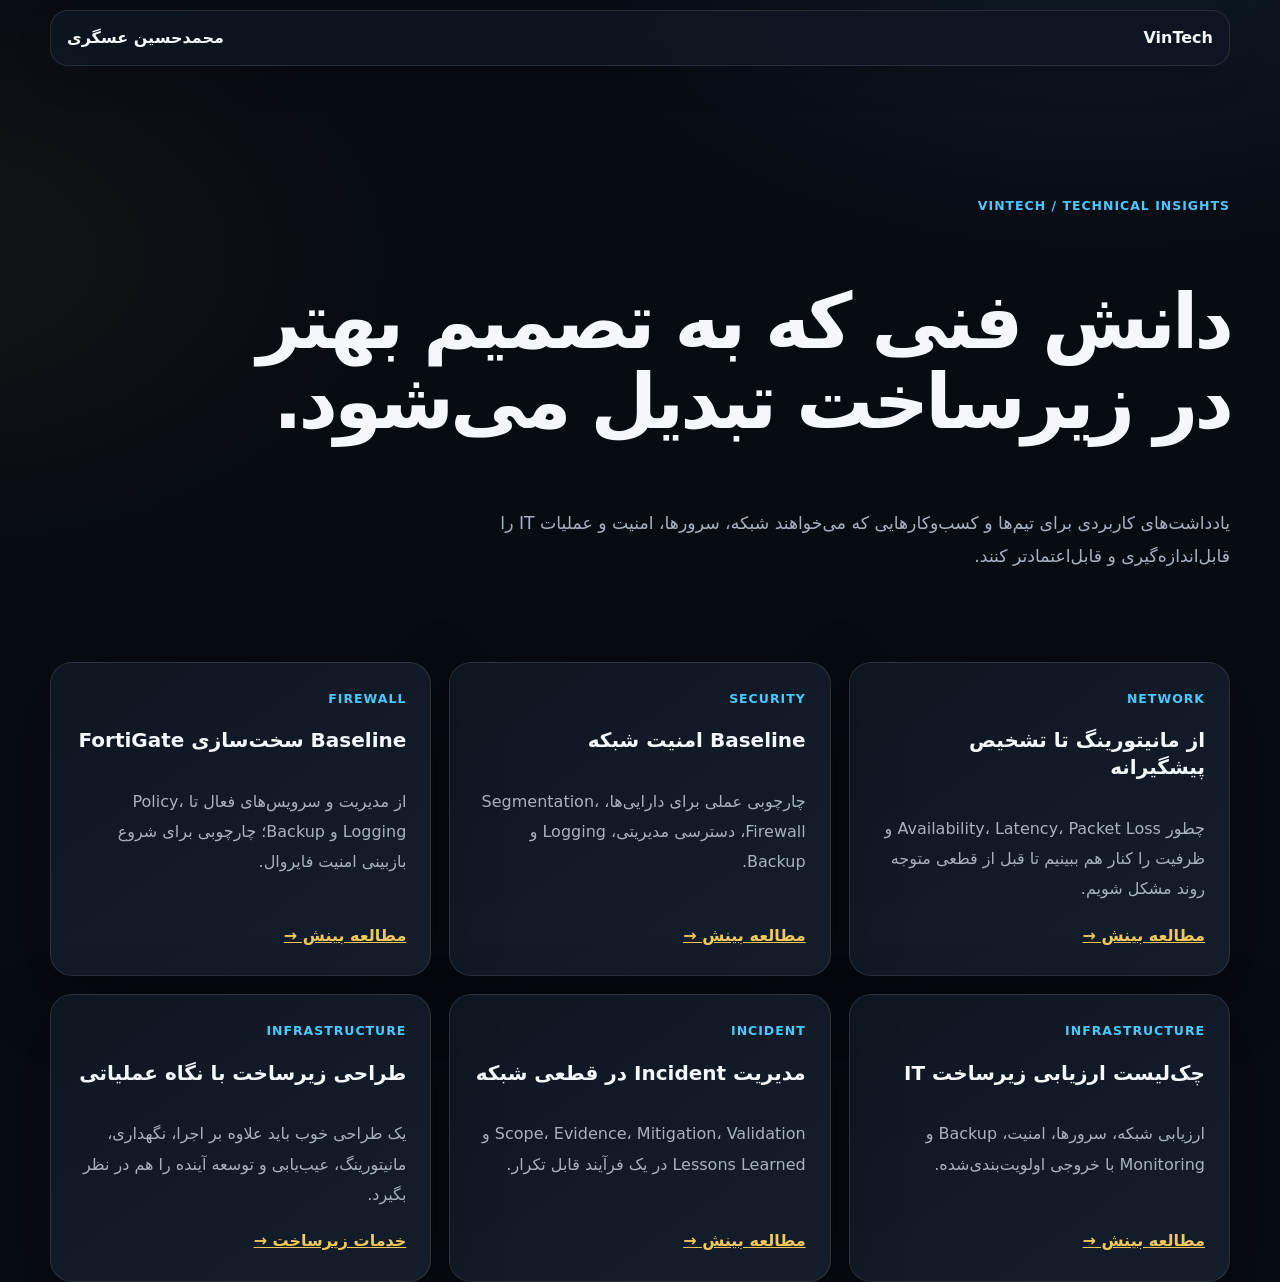
<file: insights.html>
<!doctype html><html lang="fa" dir="rtl"><head><meta charset="utf-8"><meta name="viewport" content="width=device-width,initial-scale=1"><title>بینش‌های فنی VinTech | شبکه، زیرساخت و امنیت</title><meta name="description" content="مقالات و بینش‌های فنی VinTech درباره شبکه، زیرساخت، امنیت، سخت‌سازی و عملیات فناوری اطلاعات."><meta name="robots" content="index,follow,max-image-preview:large"><meta name="author" content="محمدحسین عسگری"><link rel="canonical" href="https://mowhmmdh.github.io/insights.html"><meta property="og:type" content="website"><meta property="og:title" content="بینش‌های فنی VinTech"><meta property="og:description" content="یادداشت‌های فنی درباره شبکه، زیرساخت، امنیت و عملیات IT."><meta property="og:url" content="https://mowhmmdh.github.io/insights.html"><style>:root{color-scheme:dark;--bg:#070b12;--surface:#0f1724;--line:#263345;--text:#f4f7fb;--muted:#a7b2c1;--gold:#f0c85a;--cyan:#48c9ff}*{box-sizing:border-box}body{margin:0;background:radial-gradient(900px 500px at 85% 0,rgba(72,201,255,.10),transparent 60%),var(--bg);color:var(--text);font-family:system-ui,-apple-system,"Segoe UI",Tahoma,sans-serif;line-height:1.9}.wrap{width:min(1120px,calc(100% - 32px));margin:auto}.nav{position:sticky;top:10px;z-index:5;margin-top:10px;padding:12px 16px;border:1px solid var(--line);border-radius:18px;background:rgba(15,23,36,.84);backdrop-filter:blur(18px);display:flex;justify-content:space-between;gap:14px}.nav a{color:var(--text);text-decoration:none;font-weight:800}.hero{padding:80px 0 42px}.eyebrow{color:var(--cyan);font-weight:900;letter-spacing:.08em;font-size:.78rem}h1{font-size:clamp(2.4rem,6vw,5rem);line-height:1.05;letter-spacing:-.05em;text-wrap:balance}.lead{max-width:760px;color:var(--muted);font-size:1.08rem}.grid{display:grid;grid-template-columns:repeat(3,minmax(0,1fr));gap:18px}.card{padding:24px;border:1px solid var(--line);border-radius:20px;background:linear-gradient(145deg,rgba(255,255,255,.045),rgba(255,255,255,.018));transition:.25s}.card:hover{transform:translateY(-4px);border-color:rgba(240,200,90,.35)}h2{font-size:1.25rem}p{color:var(--muted)}a.more{color:var(--gold);font-weight:800}@media(max-width:760px){.grid{grid-template-columns:1fr}.hero{padding-top:54px}h1{font-size:clamp(2.2rem,12vw,3.5rem)}}@media(prefers-reduced-motion:reduce){*{transition:none!important}}</style><link rel="stylesheet" href="/assets/vintech-quality-2026.css"><link rel="stylesheet" href="/assets/aesthetic-overhaul-2026.css"></head><body><header class="wrap nav"><a href="/">VinTech</a><a href="https://mowhmmdh.github.io/">محمدحسین عسگری</a></header><main class="wrap"><section class="hero"><div class="eyebrow">VINTECH / TECHNICAL INSIGHTS</div><h1>دانش فنی که به تصمیم بهتر در زیرساخت تبدیل می‌شود.</h1><p class="lead">یادداشت‌های کاربردی برای تیم‌ها و کسب‌وکارهایی که می‌خواهند شبکه، سرورها، امنیت و عملیات IT را قابل‌اندازه‌گیری و قابل‌اعتمادتر کنند.</p></section><section class="grid"><article class="card"><div class="eyebrow">NETWORK</div><h2>از مانیتورینگ تا تشخیص پیشگیرانه</h2><p>چطور Availability، Latency، Packet Loss و ظرفیت را کنار هم ببینیم تا قبل از قطعی متوجه روند مشکل شویم.</p><a class="more" href="/insights/network-monitoring-basics.html">مطالعه بینش →</a></article><article class="card"><div class="eyebrow">SECURITY</div><h2>Baseline امنیت شبکه</h2><p>چارچوبی عملی برای دارایی‌ها، Segmentation، Firewall، دسترسی مدیریتی، Logging و Backup.</p><a class="more" href="/insights/network-security-baseline.html">مطالعه بینش →</a></article><article class="card"><div class="eyebrow">FIREWALL</div><h2>Baseline سخت‌سازی FortiGate</h2><p>از مدیریت و سرویس‌های فعال تا Policy، Logging و Backup؛ چارچوبی برای شروع بازبینی امنیت فایروال.</p><a class="more" href="/insights/fortigate-hardening-baseline.html">مطالعه بینش →</a></article><article class="card"><div class="eyebrow">INFRASTRUCTURE</div><h2>چک‌لیست ارزیابی زیرساخت IT</h2><p>ارزیابی شبکه، سرورها، امنیت، Backup و Monitoring با خروجی اولویت‌بندی‌شده.</p><a class="more" href="/insights/it-infrastructure-assessment-checklist.html">مطالعه بینش →</a></article><article class="card"><div class="eyebrow">INCIDENT</div><h2>مدیریت Incident در قطعی شبکه</h2><p>Scope، Evidence، Mitigation، Validation و Lessons Learned در یک فرآیند قابل تکرار.</p><a class="more" href="/insights/incident-response-network.html">مطالعه بینش →</a></article><article class="card"><div class="eyebrow">INFRASTRUCTURE</div><h2>طراحی زیرساخت با نگاه عملیاتی</h2><p>یک طراحی خوب باید علاوه بر اجرا، نگهداری، مانیتورینگ، عیب‌یابی و توسعه آینده را هم در نظر بگیرد.</p><a class="more" href="/network-infrastructure.html">خدمات زیرساخت →</a></article></section></main></body></html>
</file>
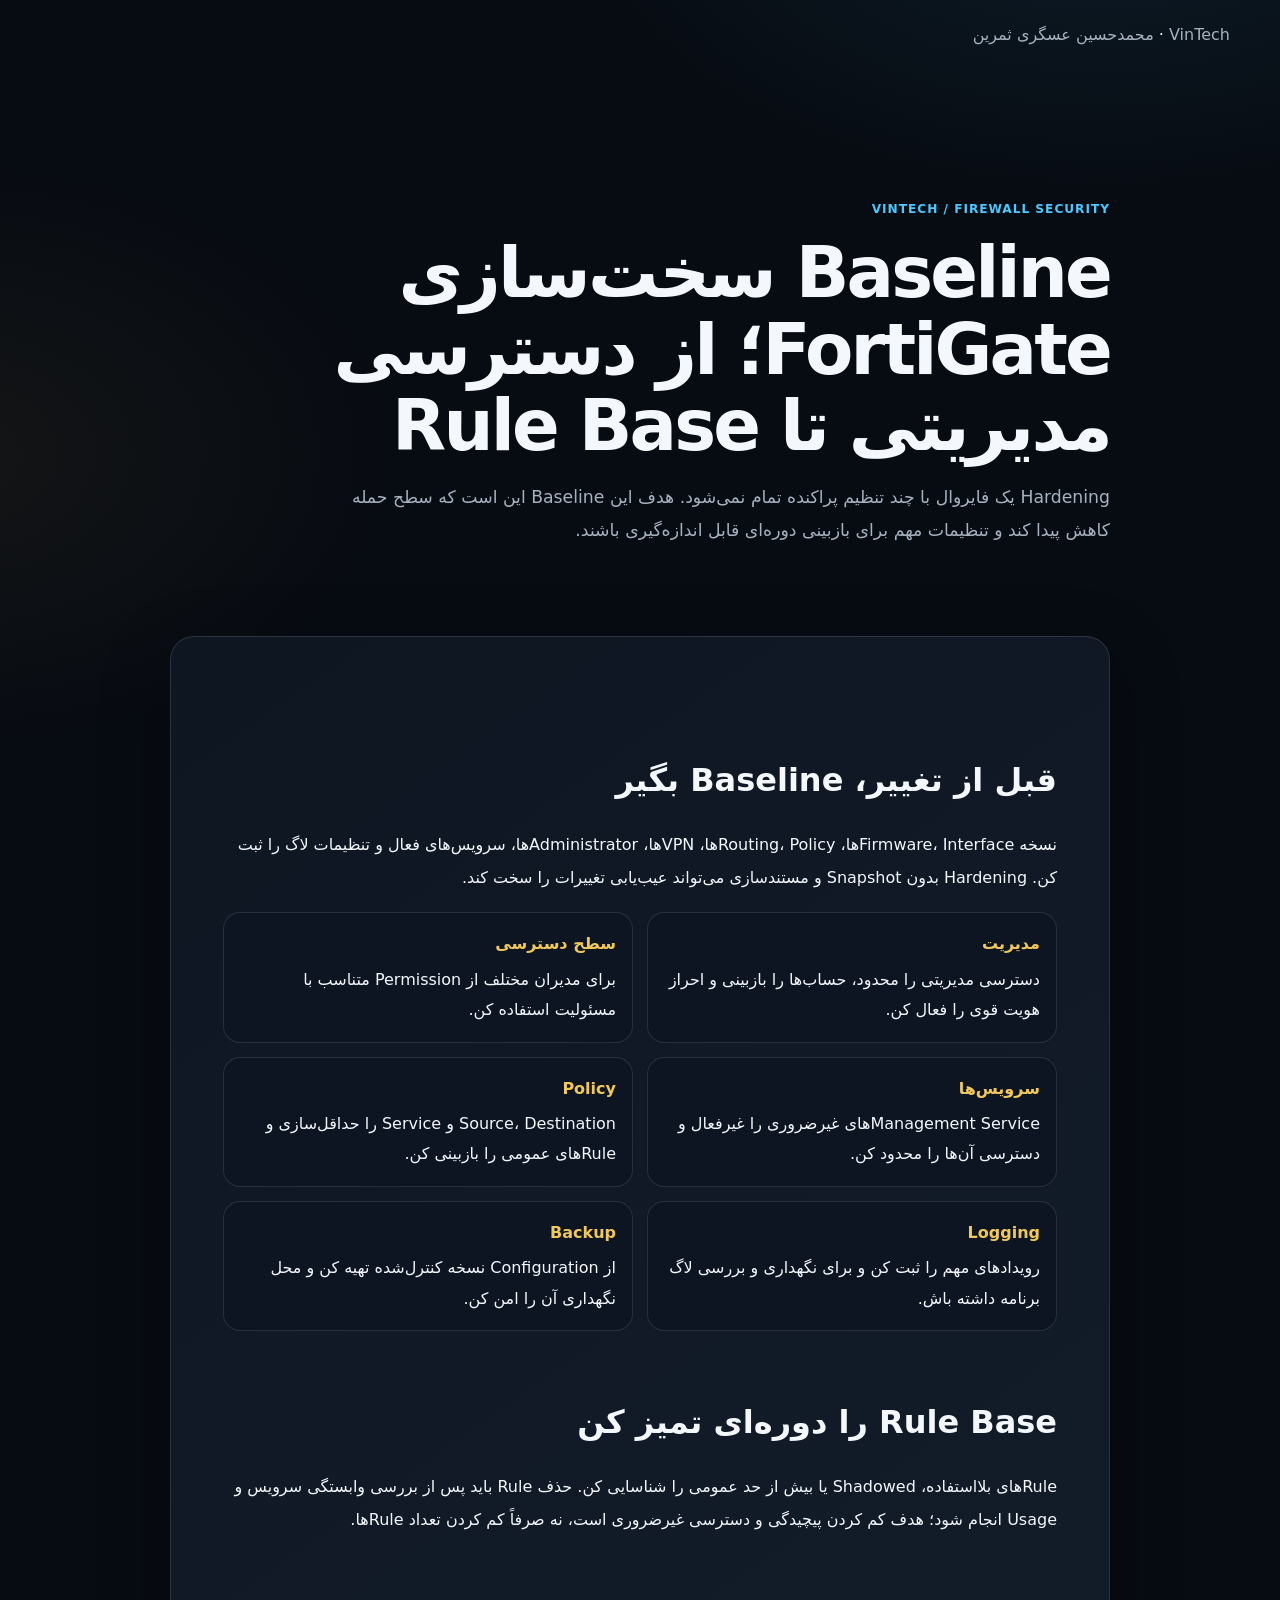
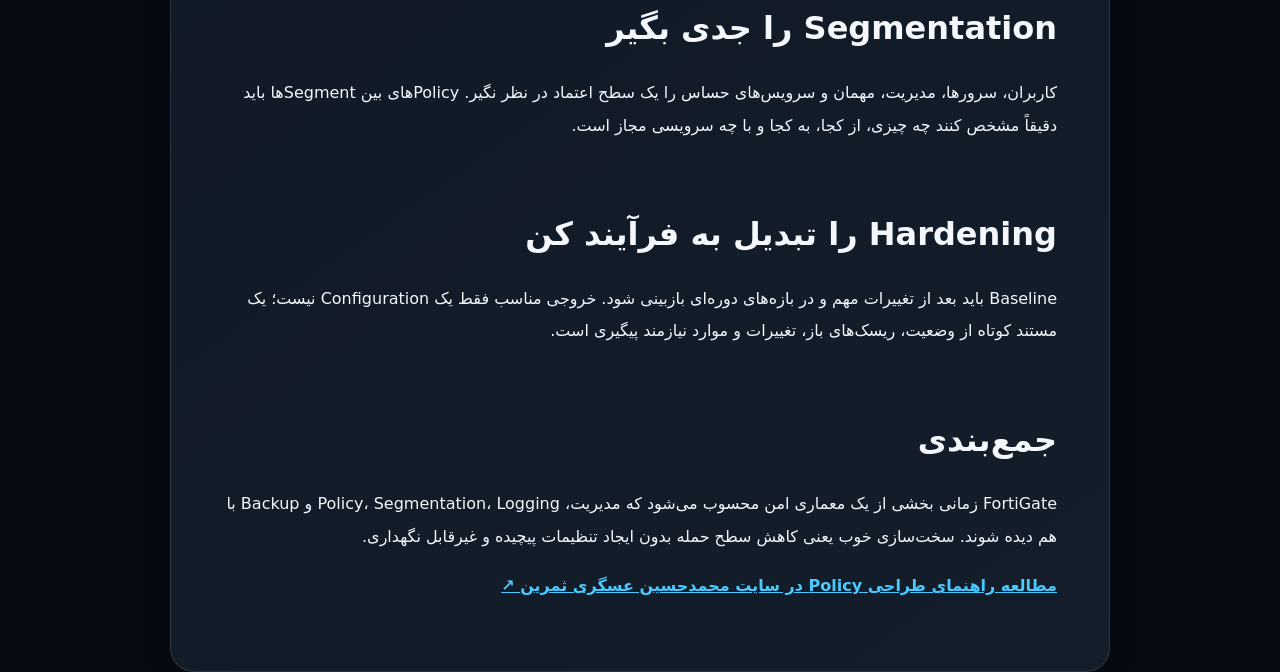
<file: insights/fortigate-hardening-baseline.html>
<!doctype html><html lang="fa" dir="rtl"><head><meta charset="utf-8"><meta name="viewport" content="width=device-width,initial-scale=1"><title>Baseline سخت‌سازی FortiGate؛ چک‌لیست عملی امنیت فایروال | VinTech</title><meta name="description" content="چک‌لیست عملی سخت‌سازی FortiGate برای کاهش سطح حمله؛ مدیریت، دسترسی، سرویس‌ها، لاگ، Backup و بازبینی Policyها."><meta name="robots" content="index,follow,max-image-preview:large"><meta name="author" content="محمدحسین عسگری ثمرین"><link rel="canonical" href="https://mowhmmdh.github.io/insights/fortigate-hardening-baseline.html"><meta property="og:type" content="article"><meta property="og:title" content="Baseline سخت‌سازی FortiGate؛ چک‌لیست عملی امنیت فایروال"><meta property="og:description" content="یک Baseline کاربردی برای شروع Hardening فایروال FortiGate."><meta property="og:url" content="https://mowhmmdh.github.io/insights/fortigate-hardening-baseline.html"><script type="application/ld+json">{"@context":"https://schema.org","@type":"Article","headline":"Baseline سخت‌سازی FortiGate؛ چک‌لیست عملی امنیت فایروال","description":"چک‌لیست عملی سخت‌سازی FortiGate.","author":{"@type":"Person","name":"محمدحسین عسگری ثمرین","url":"https://mowhmmdh.github.io/"},"publisher":{"@type":"Organization","name":"VinTech","url":"https://mowhmmdh.github.io/vintech.html"},"mainEntityOfPage":"https://mowhmmdh.github.io/insights/fortigate-hardening-baseline.html","inLanguage":"fa-IR","datePublished":"2026-09-10","dateModified":"2026-09-10","keywords":["FortiGate","Hardening","Firewall Security","Network Security"]}</script><style>:root{color-scheme:dark;--bg:#070b12;--surface:#0f1724;--line:#263345;--text:#f4f7fb;--muted:#a7b2c1;--gold:#f0c85a;--cyan:#48c9ff}*{box-sizing:border-box}body{margin:0;background:radial-gradient(900px 500px at 85% 0,rgba(72,201,255,.10),transparent 60%),var(--bg);color:var(--text);font-family:system-ui,-apple-system,"Segoe UI",Tahoma,sans-serif;line-height:1.95}.wrap{width:min(900px,calc(100% - 32px));margin:auto}.top{padding:24px 0}.top a{color:var(--muted);text-decoration:none}.hero{padding:54px 0 30px}.eyebrow{color:var(--cyan);font-weight:900;letter-spacing:.08em;font-size:.76rem}h1{font-size:clamp(2.2rem,6vw,4.4rem);line-height:1.08;letter-spacing:-.04em;margin:14px 0}.lead{color:var(--muted);font-size:1.08rem;max-width:760px}.article{padding:30px;border:1px solid var(--line);border-radius:24px;background:linear-gradient(145deg,rgba(255,255,255,.045),rgba(255,255,255,.015));box-shadow:0 24px 70px rgba(0,0,0,.22)}h2{margin-top:34px;font-size:1.45rem}p,li{color:var(--muted)}li{margin:9px 0}a{color:var(--gold)}.check{display:grid;grid-template-columns:repeat(2,1fr);gap:12px;margin:18px 0}.item{border:1px solid var(--line);border-radius:16px;padding:16px;background:rgba(255,255,255,.025)}.item strong{display:block;color:var(--text);margin-bottom:5px}@media(max-width:650px){.article{padding:22px}.check{grid-template-columns:1fr}}@media(prefers-reduced-motion:reduce){*{scroll-behavior:auto!important}}</style>    <link rel="stylesheet" href="/assets/vintech-quality-2026.css">
    <link rel="stylesheet" href="/assets/aesthetic-overhaul-2026.css">
</head><body><header class="wrap top"><a href="https://mowhmmdh.github.io/vintech.html">VinTech</a> · <a href="https://mowhmmdh.github.io/">محمدحسین عسگری ثمرین</a></header><main class="wrap"><header class="hero"><div class="eyebrow">VINTECH / FIREWALL SECURITY</div><h1>Baseline سخت‌سازی FortiGate؛ از دسترسی مدیریتی تا Rule Base</h1><p class="lead">Hardening یک فایروال با چند تنظیم پراکنده تمام نمی‌شود. هدف این Baseline این است که سطح حمله کاهش پیدا کند و تنظیمات مهم برای بازبینی دوره‌ای قابل اندازه‌گیری باشند.</p></header><article class="article"><h2>قبل از تغییر، Baseline بگیر</h2><p>نسخه Firmware، Interfaceها، Routing، Policyها، VPNها، Administratorها، سرویس‌های فعال و تنظیمات لاگ را ثبت کن. Hardening بدون Snapshot و مستندسازی می‌تواند عیب‌یابی تغییرات را سخت کند.</p><div class="check"><div class="item"><strong>مدیریت</strong>دسترسی مدیریتی را محدود، حساب‌ها را بازبینی و احراز هویت قوی را فعال کن.</div><div class="item"><strong>سطح دسترسی</strong>برای مدیران مختلف از Permission متناسب با مسئولیت استفاده کن.</div><div class="item"><strong>سرویس‌ها</strong>Management Serviceهای غیرضروری را غیرفعال و دسترسی آن‌ها را محدود کن.</div><div class="item"><strong>Policy</strong>Source، Destination و Service را حداقل‌سازی و Ruleهای عمومی را بازبینی کن.</div><div class="item"><strong>Logging</strong>رویدادهای مهم را ثبت کن و برای نگهداری و بررسی لاگ برنامه داشته باش.</div><div class="item"><strong>Backup</strong>از Configuration نسخه کنترل‌شده تهیه کن و محل نگهداری آن را امن کن.</div></div><h2>Rule Base را دوره‌ای تمیز کن</h2><p>Ruleهای بلااستفاده، Shadowed یا بیش از حد عمومی را شناسایی کن. حذف Rule باید پس از بررسی وابستگی سرویس و Usage انجام شود؛ هدف کم کردن پیچیدگی و دسترسی غیرضروری است، نه صرفاً کم کردن تعداد Ruleها.</p><h2>Segmentation را جدی بگیر</h2><p>کاربران، سرورها، مدیریت، مهمان و سرویس‌های حساس را یک سطح اعتماد در نظر نگیر. Policyهای بین Segmentها باید دقیقاً مشخص کنند چه چیزی، از کجا، به کجا و با چه سرویسی مجاز است.</p><h2>Hardening را تبدیل به فرآیند کن</h2><p>Baseline باید بعد از تغییرات مهم و در بازه‌های دوره‌ای بازبینی شود. خروجی مناسب فقط یک Configuration نیست؛ یک مستند کوتاه از وضعیت، ریسک‌های باز، تغییرات و موارد نیازمند پیگیری است.</p><h2>جمع‌بندی</h2><p>FortiGate زمانی بخشی از یک معماری امن محسوب می‌شود که مدیریت، Policy، Segmentation، Logging و Backup با هم دیده شوند. سخت‌سازی خوب یعنی کاهش سطح حمله بدون ایجاد تنظیمات پیچیده و غیرقابل نگهداری.</p><p><a href="https://mowhmmdh.github.io/blog/fortigate-firewall-policy-design.html">مطالعه راهنمای طراحی Policy در سایت محمدحسین عسگری ثمرین ↗</a></p></article></main></body></html>
</file>
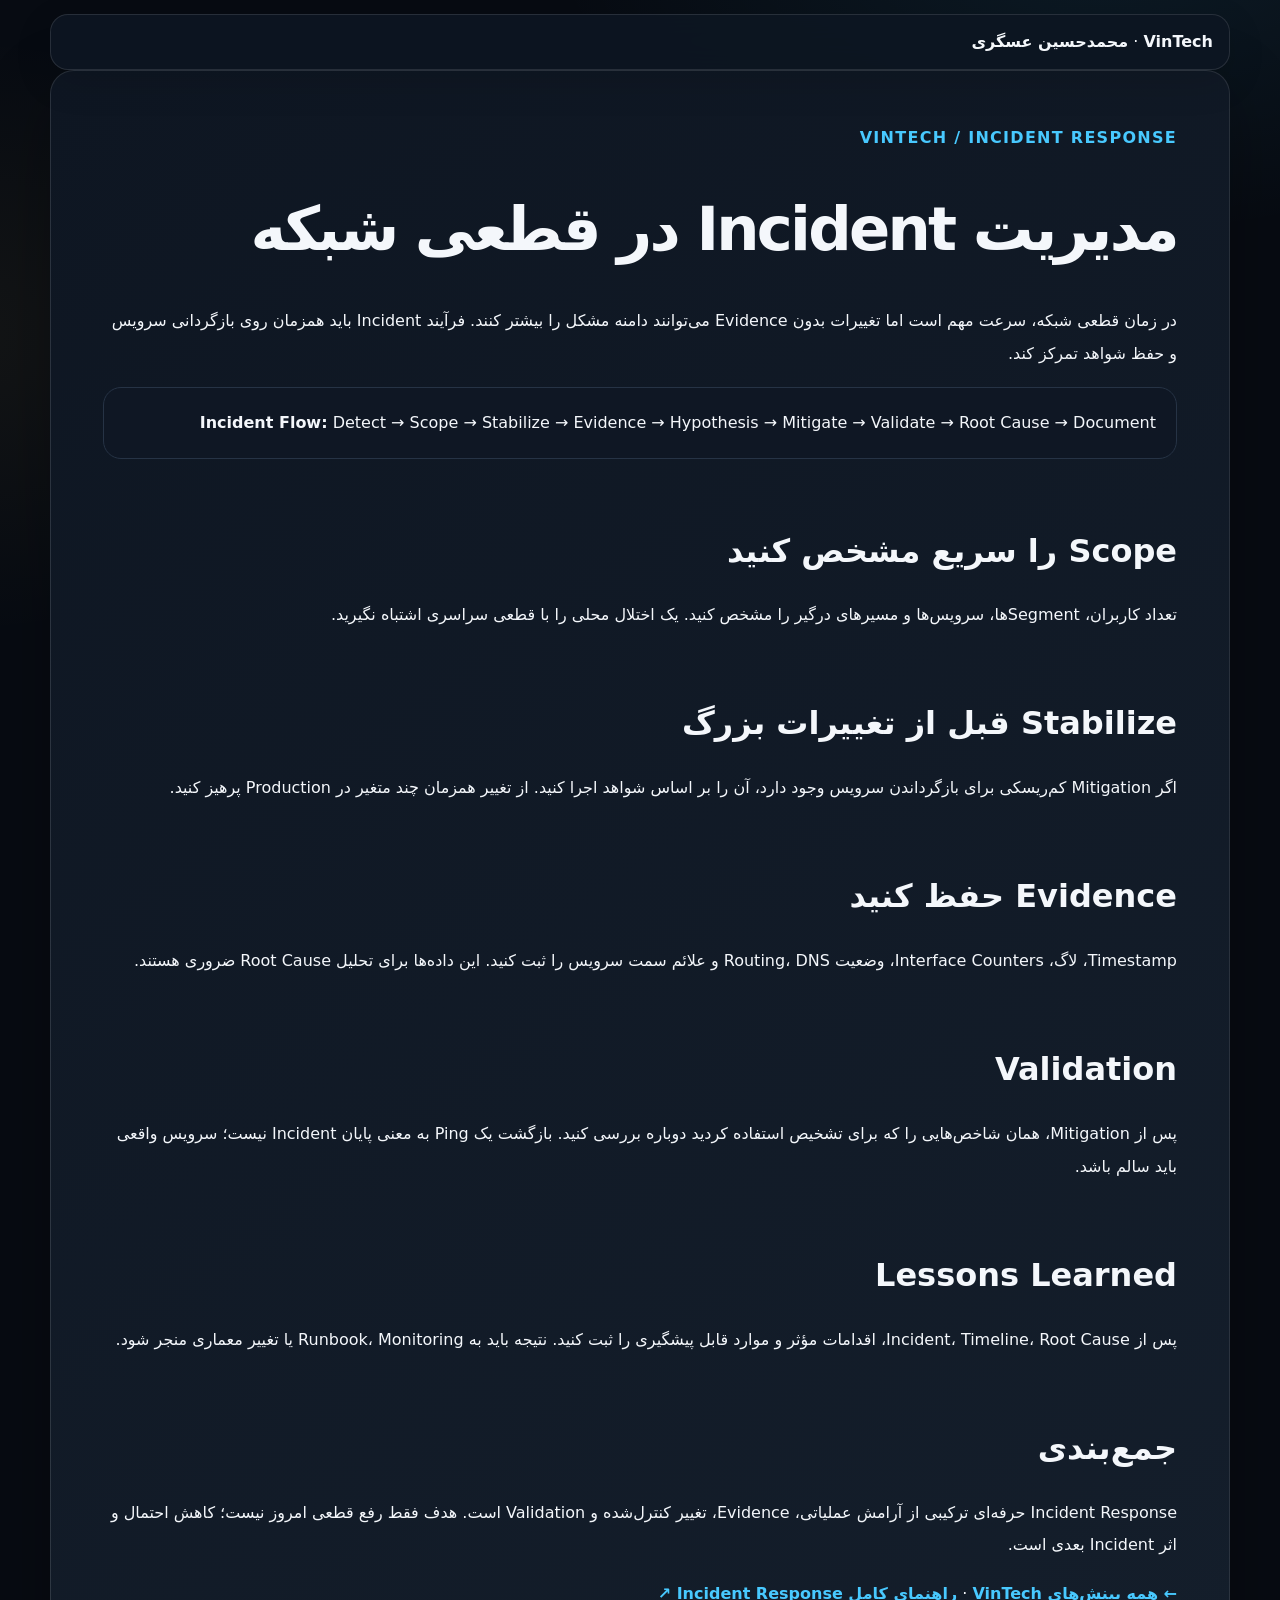
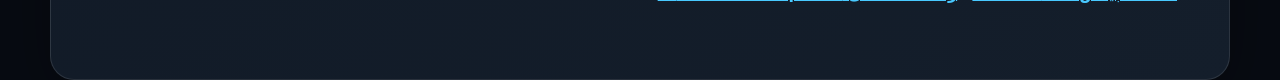
<file: insights/incident-response-network.html>
<!doctype html><html lang="fa" dir="rtl"><head><meta charset="utf-8"><meta name="viewport" content="width=device-width,initial-scale=1"><title>مدیریت Incident در قطعی شبکه | VinTech</title><meta name="description" content="چارچوب عملی مدیریت Incident در قطعی شبکه؛ Scope، Evidence، ارتباطات، Mitigation، Root Cause، Validation و Lessons Learned."><meta name="robots" content="index,follow,max-image-preview:large"><meta name="author" content="VinTech"><link rel="canonical" href="https://mowhmmdh.github.io/insights/incident-response-network.html"><script type="application/ld+json">{"@context":"https://schema.org","@type":"TechArticle","headline":"مدیریت Incident در قطعی شبکه","author":{"@type":"Organization","name":"VinTech","url":"https://mowhmmdh.github.io/"},"mainEntityOfPage":"https://mowhmmdh.github.io/insights/incident-response-network.html"}</script><style>:root{color-scheme:dark;--bg:#070b12;--surface:#0f1724;--line:#263345;--text:#f4f7fb;--muted:#a7b2c1;--gold:#f0c85a;--cyan:#48c9ff}*{box-sizing:border-box}body{margin:0;background:var(--bg);color:var(--text);font-family:system-ui,-apple-system,"Segoe UI",Tahoma,sans-serif;line-height:1.9}.wrap{width:min(920px,calc(100% - 32px));margin:auto}.nav{margin-top:14px;padding:12px 16px;border:1px solid var(--line);border-radius:18px}.nav a{color:var(--text);text-decoration:none;font-weight:800}.article{padding:70px 0}.eyebrow{color:var(--cyan);font-weight:900;letter-spacing:.08em}h1{font-size:clamp(2.3rem,6vw,4.5rem);line-height:1.08}h2{margin-top:42px}p{color:var(--muted)}.box{padding:20px;border:1px solid var(--line);border-radius:18px;background:var(--surface)}</style>    <link rel="stylesheet" href="/assets/vintech-quality-2026.css">
    <link rel="stylesheet" href="/assets/aesthetic-overhaul-2026.css">
</head><body><header class="wrap nav"><a href="/">VinTech</a> · <a href="https://mowhmmdh.github.io/">محمدحسین عسگری</a></header><main class="wrap article"><div class="eyebrow">VINTECH / INCIDENT RESPONSE</div><h1>مدیریت Incident در قطعی شبکه</h1><p>در زمان قطعی شبکه، سرعت مهم است اما تغییرات بدون Evidence می‌توانند دامنه مشکل را بیشتر کنند. فرآیند Incident باید همزمان روی بازگردانی سرویس و حفظ شواهد تمرکز کند.</p><div class="box"><strong>Incident Flow:</strong> Detect → Scope → Stabilize → Evidence → Hypothesis → Mitigate → Validate → Root Cause → Document</div><h2>Scope را سریع مشخص کنید</h2><p>تعداد کاربران، Segmentها، سرویس‌ها و مسیرهای درگیر را مشخص کنید. یک اختلال محلی را با قطعی سراسری اشتباه نگیرید.</p><h2>Stabilize قبل از تغییرات بزرگ</h2><p>اگر Mitigation کم‌ریسکی برای بازگرداندن سرویس وجود دارد، آن را بر اساس شواهد اجرا کنید. از تغییر همزمان چند متغیر در Production پرهیز کنید.</p><h2>Evidence حفظ کنید</h2><p>Timestamp، لاگ، Interface Counters، وضعیت Routing، DNS و علائم سمت سرویس را ثبت کنید. این داده‌ها برای تحلیل Root Cause ضروری هستند.</p><h2>Validation</h2><p>پس از Mitigation، همان شاخص‌هایی را که برای تشخیص استفاده کردید دوباره بررسی کنید. بازگشت یک Ping به معنی پایان Incident نیست؛ سرویس واقعی باید سالم باشد.</p><h2>Lessons Learned</h2><p>پس از Incident، Timeline، Root Cause، اقدامات مؤثر و موارد قابل پیشگیری را ثبت کنید. نتیجه باید به Runbook، Monitoring یا تغییر معماری منجر شود.</p><h2>جمع‌بندی</h2><p>Incident Response حرفه‌ای ترکیبی از آرامش عملیاتی، Evidence، تغییر کنترل‌شده و Validation است. هدف فقط رفع قطعی امروز نیست؛ کاهش احتمال و اثر Incident بعدی است.</p><p><a href="/insights.html">← همه بینش‌های VinTech</a> · <a href="https://mowhmmdh.github.io/blog/incident-response-network-outage.html">راهنمای کامل Incident Response ↗</a></p></main></body></html>
</file>
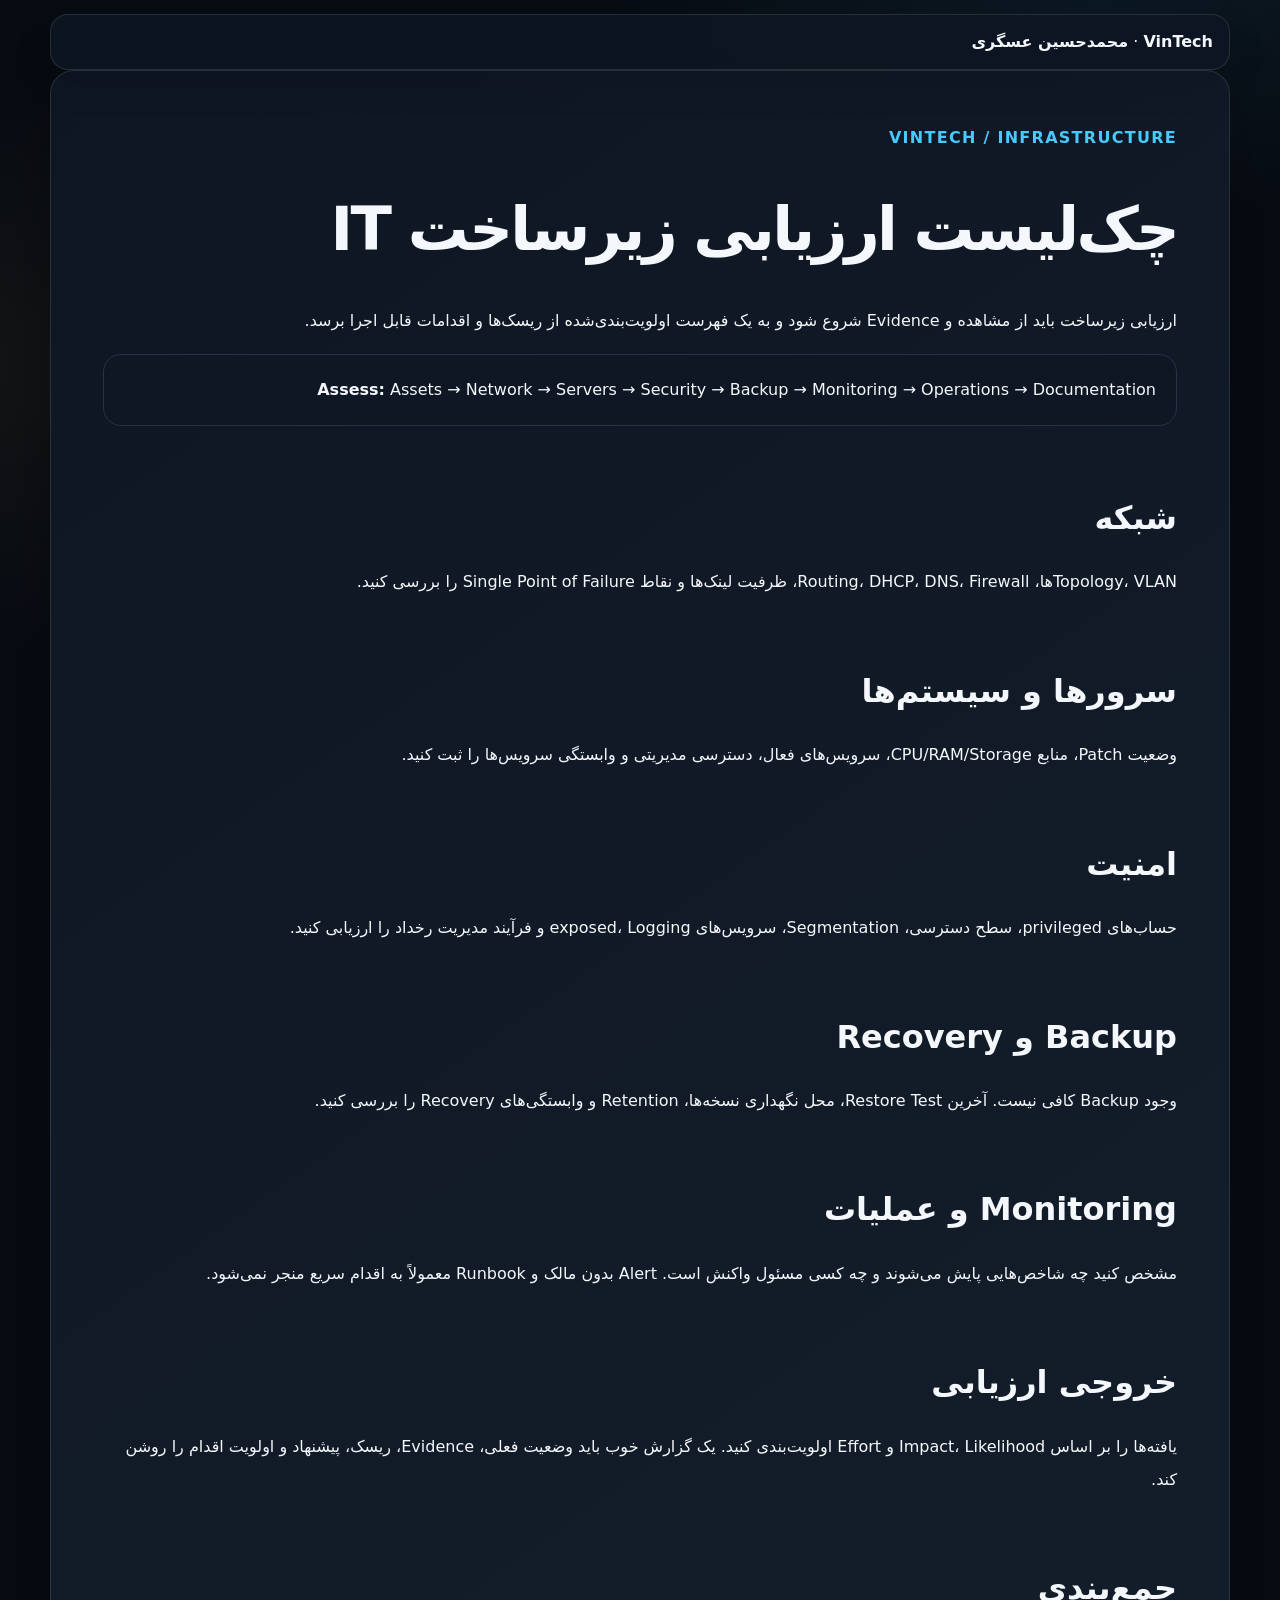
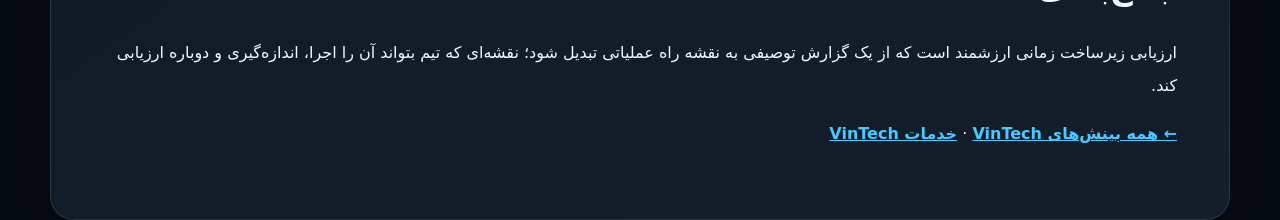
<file: insights/it-infrastructure-assessment-checklist.html>
<!doctype html><html lang="fa" dir="rtl"><head><meta charset="utf-8"><meta name="viewport" content="width=device-width,initial-scale=1"><title>چک‌لیست ارزیابی زیرساخت IT | VinTech</title><meta name="description" content="چک‌لیست عملی ارزیابی زیرساخت IT برای شبکه، سرورها، امنیت، Backup، Monitoring و مستندسازی؛ از Baseline تا اولویت‌بندی ریسک‌ها."><meta name="robots" content="index,follow,max-image-preview:large"><meta name="author" content="VinTech"><link rel="canonical" href="https://mowhmmdh.github.io/insights/it-infrastructure-assessment-checklist.html"><script type="application/ld+json">{"@context":"https://schema.org","@type":"TechArticle","headline":"چک‌لیست ارزیابی زیرساخت IT","author":{"@type":"Organization","name":"VinTech","url":"https://mowhmmdh.github.io/"},"mainEntityOfPage":"https://mowhmmdh.github.io/insights/it-infrastructure-assessment-checklist.html"}</script><style>:root{color-scheme:dark;--bg:#070b12;--surface:#0f1724;--line:#263345;--text:#f4f7fb;--muted:#a7b2c1;--gold:#f0c85a;--cyan:#48c9ff}*{box-sizing:border-box}body{margin:0;background:var(--bg);color:var(--text);font-family:system-ui,-apple-system,"Segoe UI",Tahoma,sans-serif;line-height:1.9}.wrap{width:min(920px,calc(100% - 32px));margin:auto}.nav{margin-top:14px;padding:12px 16px;border:1px solid var(--line);border-radius:18px}.nav a{color:var(--text);text-decoration:none;font-weight:800}.article{padding:70px 0}.eyebrow{color:var(--cyan);font-weight:900;letter-spacing:.08em}h1{font-size:clamp(2.3rem,6vw,4.5rem);line-height:1.08}h2{margin-top:42px}p,li{color:var(--muted)}.box{padding:20px;border:1px solid var(--line);border-radius:18px;background:var(--surface)}</style>    <link rel="stylesheet" href="/assets/vintech-quality-2026.css">
    <link rel="stylesheet" href="/assets/aesthetic-overhaul-2026.css">
</head><body><header class="wrap nav"><a href="/">VinTech</a> · <a href="https://mowhmmdh.github.io/">محمدحسین عسگری</a></header><main class="wrap article"><div class="eyebrow">VINTECH / INFRASTRUCTURE</div><h1>چک‌لیست ارزیابی زیرساخت IT</h1><p>ارزیابی زیرساخت باید از مشاهده و Evidence شروع شود و به یک فهرست اولویت‌بندی‌شده از ریسک‌ها و اقدامات قابل اجرا برسد.</p><div class="box"><strong>Assess:</strong> Assets → Network → Servers → Security → Backup → Monitoring → Operations → Documentation</div><h2>شبکه</h2><p>Topology، VLANها، Routing، DHCP، DNS، Firewall، ظرفیت لینک‌ها و نقاط Single Point of Failure را بررسی کنید.</p><h2>سرورها و سیستم‌ها</h2><p>وضعیت Patch، منابع CPU/RAM/Storage، سرویس‌های فعال، دسترسی مدیریتی و وابستگی سرویس‌ها را ثبت کنید.</p><h2>امنیت</h2><p>حساب‌های privileged، سطح دسترسی، Segmentation، سرویس‌های exposed، Logging و فرآیند مدیریت رخداد را ارزیابی کنید.</p><h2>Backup و Recovery</h2><p>وجود Backup کافی نیست. آخرین Restore Test، محل نگهداری نسخه‌ها، Retention و وابستگی‌های Recovery را بررسی کنید.</p><h2>Monitoring و عملیات</h2><p>مشخص کنید چه شاخص‌هایی پایش می‌شوند و چه کسی مسئول واکنش است. Alert بدون مالک و Runbook معمولاً به اقدام سریع منجر نمی‌شود.</p><h2>خروجی ارزیابی</h2><p>یافته‌ها را بر اساس Impact، Likelihood و Effort اولویت‌بندی کنید. یک گزارش خوب باید وضعیت فعلی، Evidence، ریسک، پیشنهاد و اولویت اقدام را روشن کند.</p><h2>جمع‌بندی</h2><p>ارزیابی زیرساخت زمانی ارزشمند است که از یک گزارش توصیفی به نقشه راه عملیاتی تبدیل شود؛ نقشه‌ای که تیم بتواند آن را اجرا، اندازه‌گیری و دوباره ارزیابی کند.</p><p><a href="/insights.html">← همه بینش‌های VinTech</a> · <a href="/">خدمات VinTech</a></p></main></body></html>
</file>
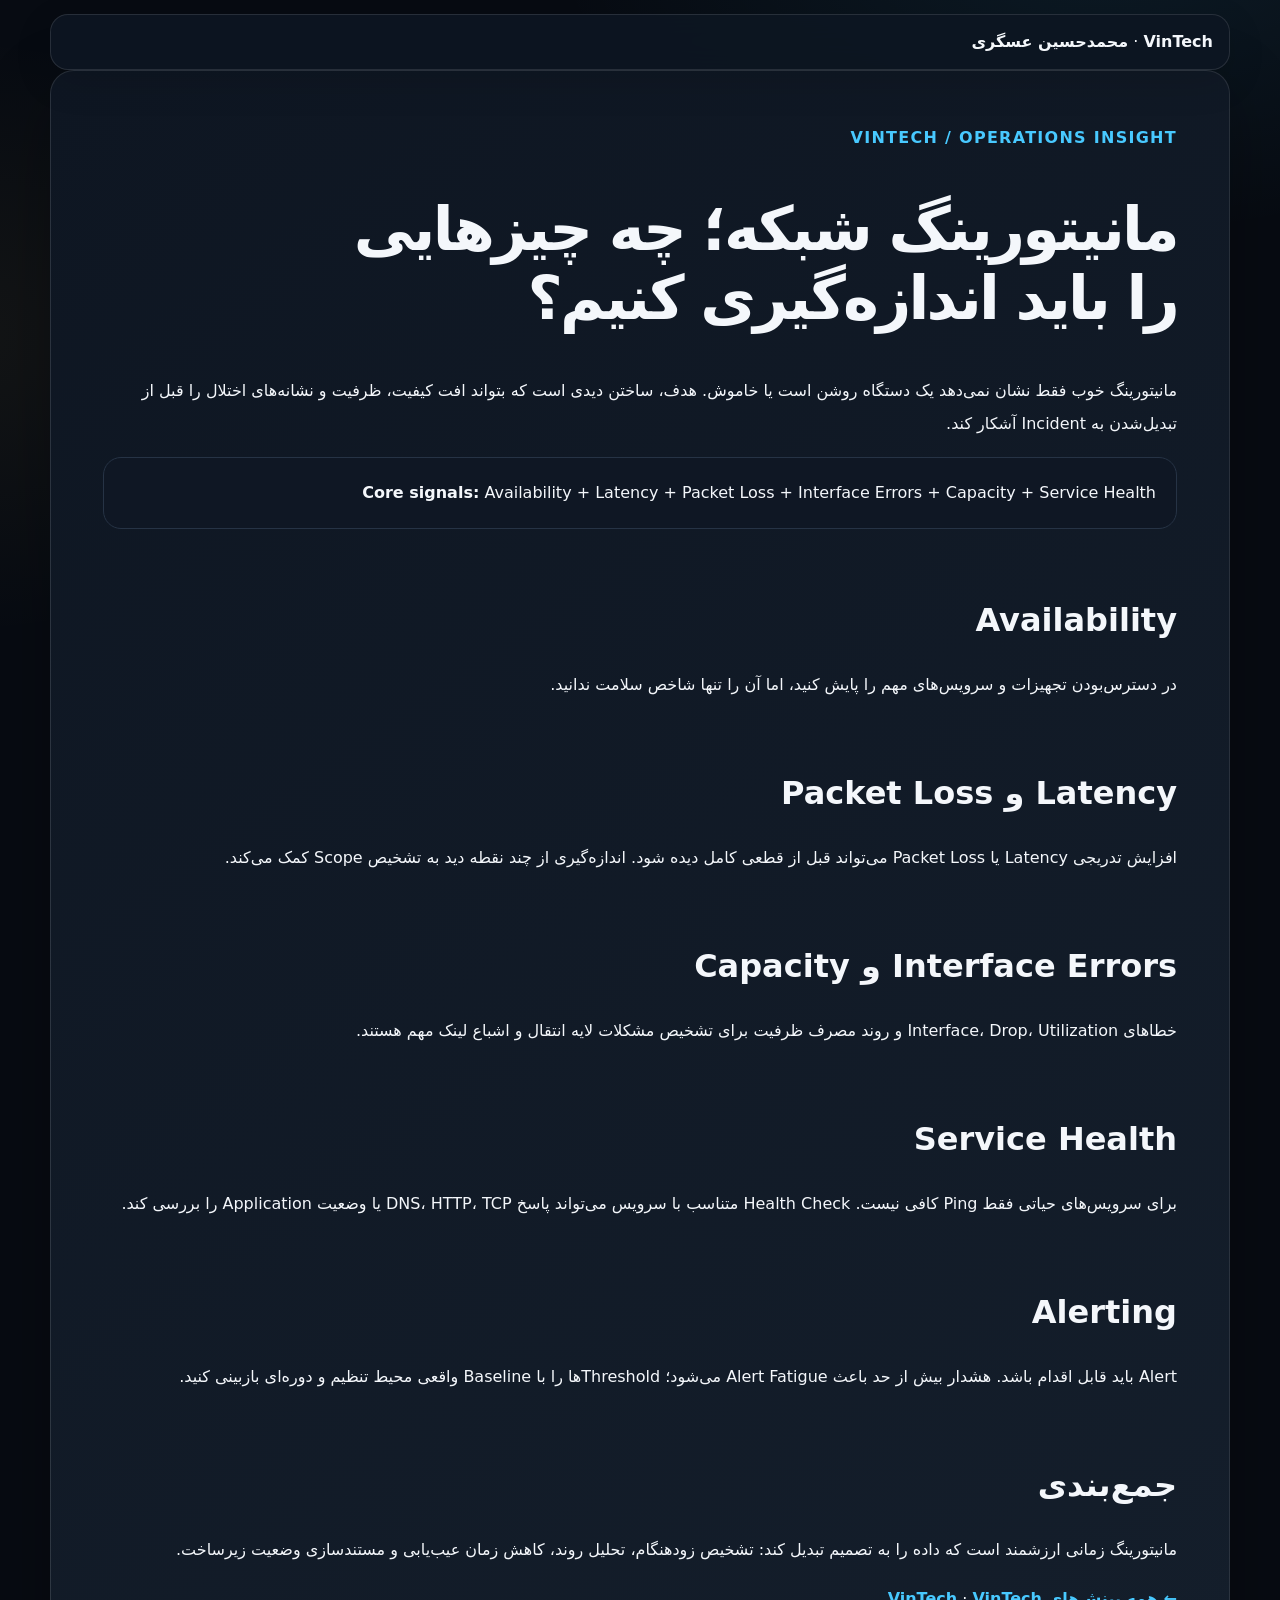
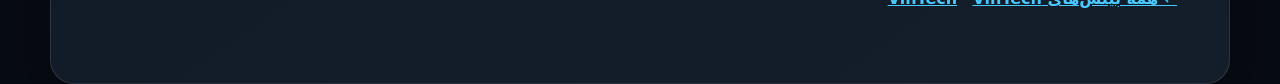
<file: insights/network-monitoring-basics.html>
<!doctype html><html lang="fa" dir="rtl"><head><meta charset="utf-8"><meta name="viewport" content="width=device-width,initial-scale=1"><title>مانیتورینگ شبکه؛ چه چیزهایی را باید اندازه‌گیری کنیم؟ | VinTech</title><meta name="description" content="راهنمای VinTech برای طراحی مانیتورینگ شبکه با تمرکز بر Availability، Latency، Packet Loss، Interface Errors، Capacity و Alerting."><meta name="robots" content="index,follow,max-image-preview:large"><meta name="author" content="VinTech"><link rel="canonical" href="https://mowhmmdh.github.io/insights/network-monitoring-basics.html"><script type="application/ld+json">{"@context":"https://schema.org","@type":"TechArticle","headline":"مانیتورینگ شبکه؛ چه چیزهایی را باید اندازه‌گیری کنیم؟","author":{"@type":"Organization","name":"VinTech","url":"https://mowhmmdh.github.io/"},"mainEntityOfPage":"https://mowhmmdh.github.io/insights/network-monitoring-basics.html"}</script><style>:root{color-scheme:dark;--bg:#070b12;--surface:#0f1724;--line:#263345;--text:#f4f7fb;--muted:#a7b2c1;--gold:#f0c85a;--cyan:#48c9ff}*{box-sizing:border-box}body{margin:0;background:var(--bg);color:var(--text);font-family:system-ui,-apple-system,"Segoe UI",Tahoma,sans-serif;line-height:1.9}.wrap{width:min(920px,calc(100% - 32px));margin:auto}.nav{margin-top:14px;padding:12px 16px;border:1px solid var(--line);border-radius:18px}.nav a{color:var(--text);text-decoration:none;font-weight:800}.article{padding:70px 0}.eyebrow{color:var(--cyan);font-weight:900;letter-spacing:.08em}h1{font-size:clamp(2.3rem,6vw,4.5rem);line-height:1.08}h2{margin-top:42px}p{color:var(--muted)}.box{padding:20px;border:1px solid var(--line);border-radius:18px;background:var(--surface)}</style>    <link rel="stylesheet" href="/assets/vintech-quality-2026.css">
    <link rel="stylesheet" href="/assets/aesthetic-overhaul-2026.css">
</head><body><header class="wrap nav"><a href="/">VinTech</a> · <a href="https://mowhmmdh.github.io/">محمدحسین عسگری</a></header><main class="wrap article"><div class="eyebrow">VINTECH / OPERATIONS INSIGHT</div><h1>مانیتورینگ شبکه؛ چه چیزهایی را باید اندازه‌گیری کنیم؟</h1><p>مانیتورینگ خوب فقط نشان نمی‌دهد یک دستگاه روشن است یا خاموش. هدف، ساختن دیدی است که بتواند افت کیفیت، ظرفیت و نشانه‌های اختلال را قبل از تبدیل‌شدن به Incident آشکار کند.</p><div class="box"><strong>Core signals:</strong> Availability + Latency + Packet Loss + Interface Errors + Capacity + Service Health</div><h2>Availability</h2><p>در دسترس‌بودن تجهیزات و سرویس‌های مهم را پایش کنید، اما آن را تنها شاخص سلامت ندانید.</p><h2>Latency و Packet Loss</h2><p>افزایش تدریجی Latency یا Packet Loss می‌تواند قبل از قطعی کامل دیده شود. اندازه‌گیری از چند نقطه دید به تشخیص Scope کمک می‌کند.</p><h2>Interface Errors و Capacity</h2><p>خطاهای Interface، Drop، Utilization و روند مصرف ظرفیت برای تشخیص مشکلات لایه انتقال و اشباع لینک مهم هستند.</p><h2>Service Health</h2><p>برای سرویس‌های حیاتی فقط Ping کافی نیست. Health Check متناسب با سرویس می‌تواند پاسخ DNS، HTTP، TCP یا وضعیت Application را بررسی کند.</p><h2>Alerting</h2><p>Alert باید قابل اقدام باشد. هشدار بیش از حد باعث Alert Fatigue می‌شود؛ Thresholdها را با Baseline واقعی محیط تنظیم و دوره‌ای بازبینی کنید.</p><h2>جمع‌بندی</h2><p>مانیتورینگ زمانی ارزشمند است که داده را به تصمیم تبدیل کند: تشخیص زودهنگام، تحلیل روند، کاهش زمان عیب‌یابی و مستندسازی وضعیت زیرساخت.</p><p><a href="/insights.html">← همه بینش‌های VinTech</a> · <a href="/">VinTech</a></p></main></body></html>
</file>
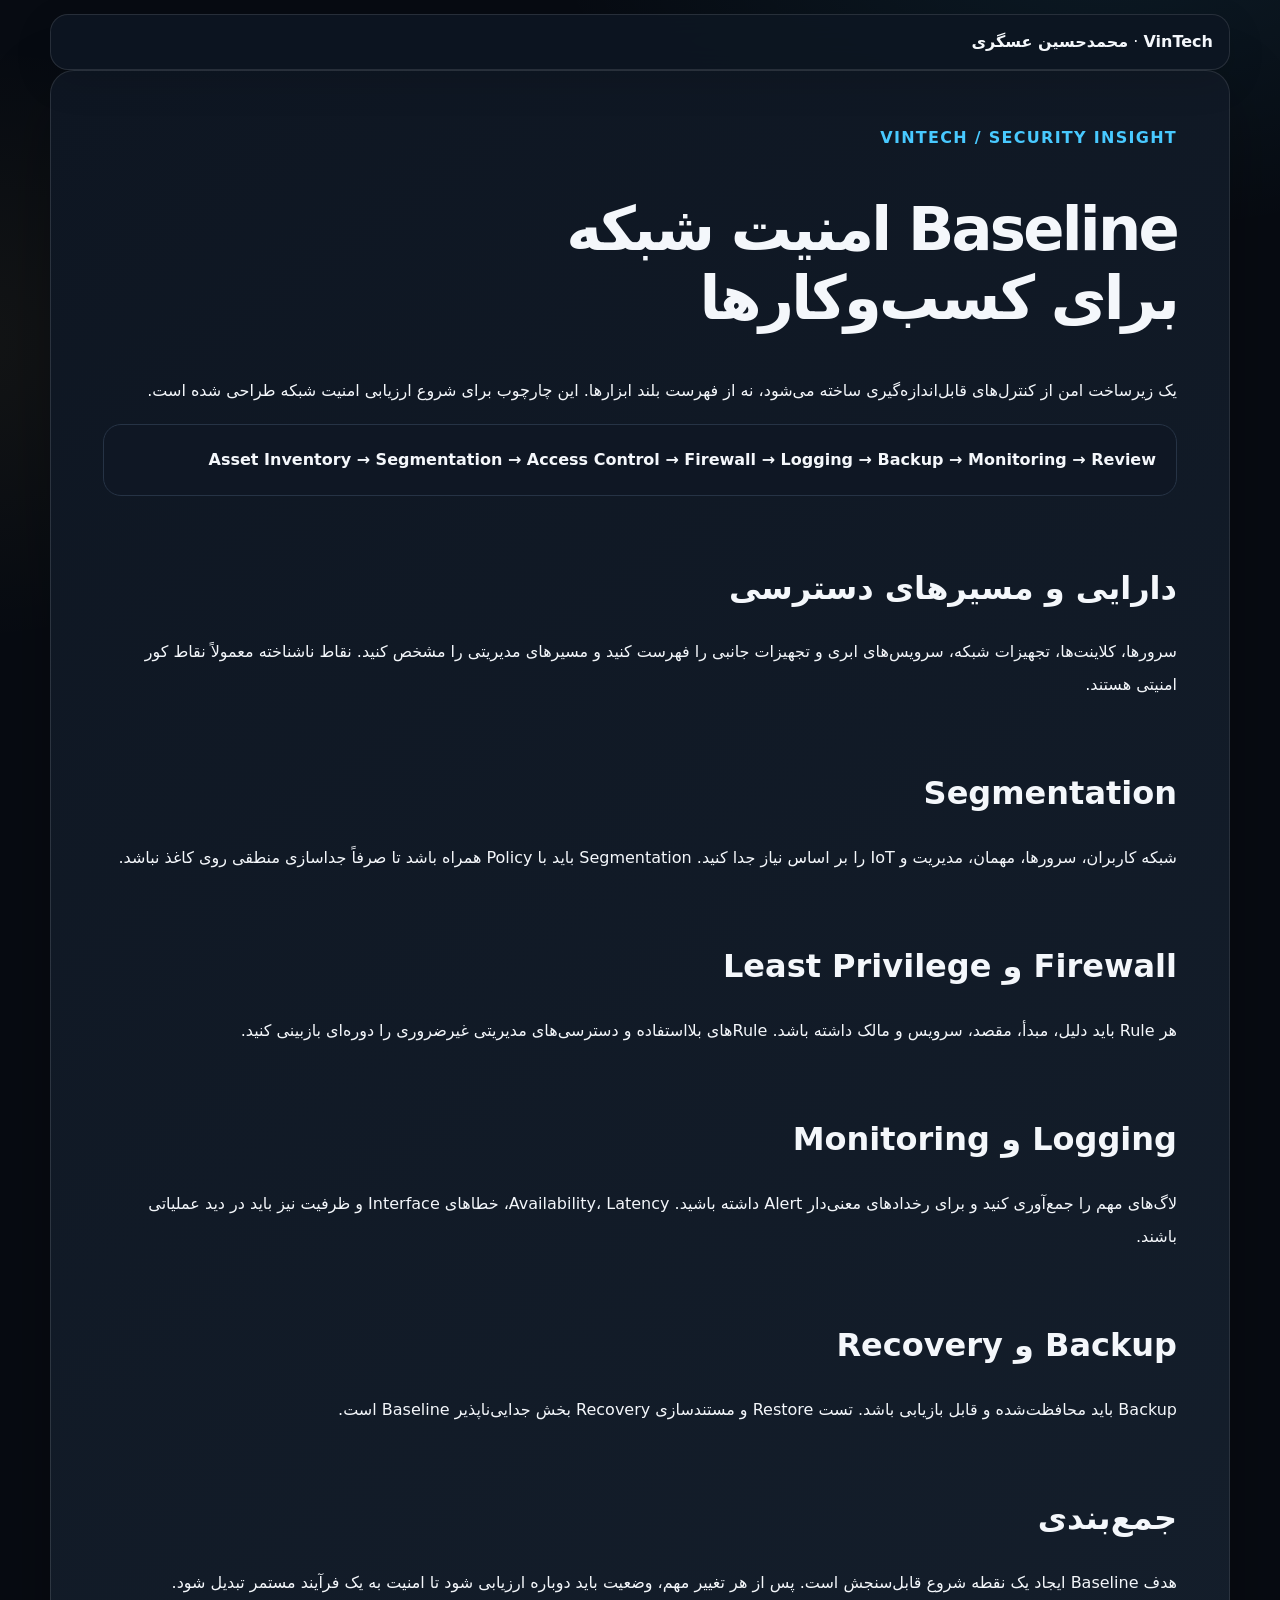
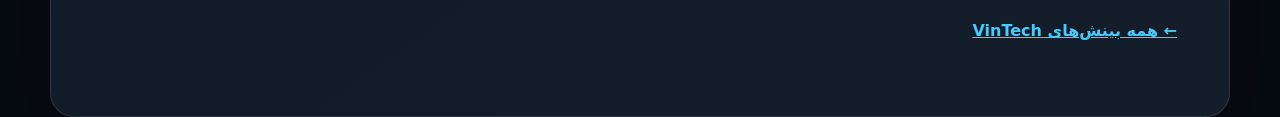
<file: insights/network-security-baseline.html>
<!doctype html><html lang="fa" dir="rtl"><head><meta charset="utf-8"><meta name="viewport" content="width=device-width,initial-scale=1"><title>Baseline امنیت شبکه برای کسب‌وکارها | VinTech</title><meta name="description" content="چارچوب عملی VinTech برای ارزیابی امنیت شبکه؛ دارایی‌ها، Segmentation، Firewall، دسترسی مدیریتی، Logging، Backup و Monitoring."><meta name="robots" content="index,follow,max-image-preview:large"><meta name="author" content="VinTech"><link rel="canonical" href="https://mowhmmdh.github.io/insights/network-security-baseline.html"><script type="application/ld+json">{"@context":"https://schema.org","@type":"TechArticle","headline":"Baseline امنیت شبکه برای کسب‌وکارها","author":{"@type":"Organization","name":"VinTech","url":"https://mowhmmdh.github.io/"},"mainEntityOfPage":"https://mowhmmdh.github.io/insights/network-security-baseline.html"}</script><style>:root{color-scheme:dark;--bg:#070b12;--surface:#0f1724;--line:#263345;--text:#f4f7fb;--muted:#a7b2c1;--gold:#f0c85a;--cyan:#48c9ff}*{box-sizing:border-box}body{margin:0;background:var(--bg);color:var(--text);font-family:system-ui,-apple-system,"Segoe UI",Tahoma,sans-serif;line-height:1.9}.wrap{width:min(920px,calc(100% - 32px));margin:auto}.nav{margin-top:14px;padding:12px 16px;border:1px solid var(--line);border-radius:18px}.nav a{color:var(--text);text-decoration:none;font-weight:800}.article{padding:70px 0}.eyebrow{color:var(--cyan);font-weight:900;letter-spacing:.08em}h1{font-size:clamp(2.3rem,6vw,4.5rem);line-height:1.08}h2{margin-top:42px}p,li{color:var(--muted)}.box{padding:20px;border:1px solid var(--line);border-radius:18px;background:var(--surface)}</style>    <link rel="stylesheet" href="/assets/vintech-quality-2026.css">
    <link rel="stylesheet" href="/assets/aesthetic-overhaul-2026.css">
</head><body><header class="wrap nav"><a href="/">VinTech</a> · <a href="https://mowhmmdh.github.io/">محمدحسین عسگری</a></header><main class="wrap article"><div class="eyebrow">VINTECH / SECURITY INSIGHT</div><h1>Baseline امنیت شبکه برای کسب‌وکارها</h1><p>یک زیرساخت امن از کنترل‌های قابل‌اندازه‌گیری ساخته می‌شود، نه از فهرست بلند ابزارها. این چارچوب برای شروع ارزیابی امنیت شبکه طراحی شده است.</p><div class="box"><strong>Asset Inventory → Segmentation → Access Control → Firewall → Logging → Backup → Monitoring → Review</strong></div><h2>دارایی و مسیرهای دسترسی</h2><p>سرورها، کلاینت‌ها، تجهیزات شبکه، سرویس‌های ابری و تجهیزات جانبی را فهرست کنید و مسیرهای مدیریتی را مشخص کنید. نقاط ناشناخته معمولاً نقاط کور امنیتی هستند.</p><h2>Segmentation</h2><p>شبکه کاربران، سرورها، مهمان، مدیریت و IoT را بر اساس نیاز جدا کنید. Segmentation باید با Policy همراه باشد تا صرفاً جداسازی منطقی روی کاغذ نباشد.</p><h2>Firewall و Least Privilege</h2><p>هر Rule باید دلیل، مبدأ، مقصد، سرویس و مالک داشته باشد. Ruleهای بلااستفاده و دسترسی‌های مدیریتی غیرضروری را دوره‌ای بازبینی کنید.</p><h2>Logging و Monitoring</h2><p>لاگ‌های مهم را جمع‌آوری کنید و برای رخدادهای معنی‌دار Alert داشته باشید. Availability، Latency، خطاهای Interface و ظرفیت نیز باید در دید عملیاتی باشند.</p><h2>Backup و Recovery</h2><p>Backup باید محافظت‌شده و قابل بازیابی باشد. تست Restore و مستندسازی Recovery بخش جدایی‌ناپذیر Baseline است.</p><h2>جمع‌بندی</h2><p>هدف Baseline ایجاد یک نقطه شروع قابل‌سنجش است. پس از هر تغییر مهم، وضعیت باید دوباره ارزیابی شود تا امنیت به یک فرآیند مستمر تبدیل شود.</p><p><a href="/insights.html">← همه بینش‌های VinTech</a></p></main></body></html>
</file>
<file: assets/vintech-quality-2026.css>
/*
 * VinTech Responsive Quality Layer
 * Loaded after page-level styles by the quality workflow.
 * Goal: stable layout from 320px phones through large desktop/TV widths.
 */

html {
  scroll-behavior: smooth;
  scroll-padding-top: 96px;
}

*, *::before, *::after {
  box-sizing: border-box;
}

body {
  overflow-x: hidden;
  max-width: 100%;
  -webkit-font-smoothing: antialiased;
  text-rendering: optimizeLegibility;
}

img, svg, video, canvas {
  max-width: 100%;
  height: auto;
}

button, input, textarea, select {
  font: inherit;
}

:where(a, button, input, textarea, select, summary):focus-visible {
  outline: 3px solid rgba(240, 200, 90, .82);
  outline-offset: 3px;
}

:where(section[id]) {
  scroll-margin-top: 96px;
}

:where(button, a, input, textarea, select) {
  touch-action: manipulation;
}

/* Shared containers */
.container,
.vt-container,
.wrap {
  width: min(1200px, calc(100% - 32px));
  max-width: 1200px;
  margin-inline: auto;
}

/* Prevent long URLs/labels from creating horizontal overflow */
:where(h1, h2, h3, h4, p, a, span, li, label) {
  overflow-wrap: anywhere;
}

/* Navigation */
.navbar,
.vt-nav,
.nav {
  backdrop-filter: blur(20px) saturate(135%);
  -webkit-backdrop-filter: blur(20px) saturate(135%);
}

.navbar .container,
.vt-nav .container {
  min-width: 0;
}

.nav-links {
  min-width: 0;
}

.nav-links a,
.logo,
.theme-toggle,
.hamburger,
.vt-nav a {
  transition: transform .2s ease, color .2s ease, background-color .2s ease,
              border-color .2s ease, box-shadow .2s ease;
}

.nav-links a:hover,
.vt-nav a:hover {
  transform: translateY(-1px);
}

/* Cards and controls */
.card,
.service-card,
.project-card,
.post-card,
.vt-card,
.vt-service-card,
.vt-request-card,
.services-bento .service-item,
.hero-visual .bento-item,
.skill-group,
.timeline-item,
.contact-form,
.about-grid {
  max-width: 100%;
}

.btn,
.nav-cta,
.vt-btn {
  min-height: 46px;
}

input,
textarea,
select {
  max-width: 100%;
}

/* Index / main VinTech page */
.hero,
.vt-hero {
  overflow: clip;
}

.hero h1,
.vt-hero h1,
.section h2,
.vt-section h2 {
  text-wrap: balance;
}

/* Desktop: keep the navigation on one stable row */
@media (max-width: 1120px) and (min-width: 769px) {
  .navbar .container {
    gap: 14px;
  }

  .logo {
    flex: 0 0 auto;
    white-space: nowrap;
  }

  .nav-links {
    gap: 0;
    flex: 1 1 auto;
    justify-content: center;
  }

  .nav-links a {
    padding-inline: 9px;
    font-size: .78rem;
  }

  .nav-cta {
    padding-inline: 14px !important;
  }
}

@media (max-width: 992px) {
  .hero-grid,
  .contact-wrapper {
    grid-template-columns: 1fr;
  }

  .hero-grid {
    gap: 42px;
  }

  .hero-content {
    text-align: center;
  }

  .hero-content .subtitle,
  .hero-content .desc {
    margin-inline: auto;
  }

  .hero-buttons {
    justify-content: center;
  }

  .hero-visual {
    width: min(100%, 520px);
    margin-inline: auto;
  }

  .about-grid {
    grid-template-columns: 1fr;
    text-align: center;
  }

  .about-avatar {
    margin-inline: auto;
  }

  .services-bento {
    grid-template-columns: repeat(2, minmax(0, 1fr));
  }

  .services-bento .service-item:nth-child(1),
  .services-bento .service-item:nth-child(4) {
    grid-row: auto;
    grid-column: auto;
  }

  .skills-grid {
    grid-template-columns: repeat(2, minmax(0, 1fr));
  }
}

/* Tablet */
@media (max-width: 768px) {
  .container,
  .vt-container,
  .wrap {
    width: calc(100% - 24px);
  }

  .navbar {
    padding-block: 9px;
  }

  .navbar .container {
    min-height: 42px;
    gap: 8px;
  }

  .logo {
    min-width: 0;
    font-size: 1.2rem;
    white-space: nowrap;
  }

  .logo .badge {
    display: none;
  }

  .nav-links {
    display: none;
    position: absolute;
    top: calc(100% + 1px);
    left: 12px;
    right: 12px;
    width: auto;
    margin: 0;
    padding: 10px;
    flex-direction: column;
    align-items: stretch;
    gap: 4px;
    flex-wrap: nowrap;
    border: 1px solid var(--border-color);
    border-radius: 16px;
    background: var(--bg-secondary);
    box-shadow: 0 20px 55px rgba(0,0,0,.28);
    backdrop-filter: blur(22px);
    -webkit-backdrop-filter: blur(22px);
  }

  .nav-links.open {
    display: flex;
  }

  .nav-links li {
    width: 100%;
  }

  .nav-links a {
    width: 100%;
    display: flex;
    justify-content: center;
    align-items: center;
    min-height: 44px;
    padding: 8px 14px;
  }

  .nav-links a:hover {
    transform: none;
  }

  .hamburger {
    display: flex;
    flex: 0 0 auto;
  }

  .theme-toggle {
    flex: 0 0 auto;
    margin-inline: 0;
    min-width: 42px;
    min-height: 40px;
    padding: 5px 10px;
    justify-content: center;
  }

  .hero {
    min-height: auto;
    padding-block: 128px 54px;
  }

  .hero-content h1 {
    font-size: clamp(2.25rem, 11vw, 3.5rem);
  }

  .hero-content .subtitle {
    font-size: 1.05rem;
  }

  .hero-content .desc {
    font-size: .95rem;
  }

  .hero-buttons {
    gap: 10px;
  }

  .btn {
    min-width: 0;
    padding: 12px 22px;
  }

  .section,
  .vt-section {
    padding-block: 56px;
  }

  .section-header {
    margin-bottom: 38px;
  }

  .section-header h2 {
    font-size: clamp(1.8rem, 8vw, 2.5rem);
  }

  .about-grid {
    padding: 28px 20px;
  }

  .skills-grid {
    grid-template-columns: 1fr;
  }

  .contact-wrapper {
    gap: 28px;
  }

  .timeline-item {
    padding: 20px;
  }

  .timeline-item .head {
    flex-direction: column;
    align-items: flex-start;
  }

  /* Insights page */
  .nav {
    position: sticky;
    top: 8px;
    margin-top: 8px;
    flex-wrap: wrap;
  }

  .nav a {
    min-width: 0;
  }

  .hero.vt-hero,
  .hero {
    padding-top: 54px;
  }

  .grid,
  .grid-3 {
    grid-template-columns: 1fr;
  }
}

/* Small phones */
@media (max-width: 480px) {
  .container,
  .vt-container,
  .wrap {
    width: calc(100% - 20px);
  }

  .navbar .container {
    gap: 5px;
  }

  .logo {
    font-size: 1.05rem;
    gap: 6px;
  }

  .logo i {
    font-size: .9rem;
  }

  .theme-toggle {
    min-width: 38px;
    min-height: 38px;
    padding: 4px 8px;
  }

  .hamburger {
    padding: 4px 2px;
  }

  .hamburger span {
    width: 25px;
  }

  .hero {
    padding-top: 116px;
  }

  .hero-content h1 {
    font-size: clamp(1.9rem, 12vw, 2.7rem);
  }

  .hero-content .tag,
  .section-header .tag {
    max-width: 100%;
    padding-inline: 12px;
  }

  .hero-buttons {
    display: grid;
    grid-template-columns: 1fr;
    width: 100%;
  }

  .hero-buttons .btn,
  .contact-form .btn {
    width: 100%;
    justify-content: center;
  }

  .hero-visual {
    grid-template-columns: repeat(2, minmax(0, 1fr));
    gap: 8px;
    padding: 0;
  }

  .hero-visual .bento-item,
  .hero-visual .bento-item:nth-child(1) {
    min-height: 92px;
    padding: 14px 8px;
  }

  .hero-visual .bento-item .icon {
    font-size: 1.8rem;
  }

  .hero-visual .bento-item .big-icon {
    font-size: 2.5rem;
  }

  .hero-visual .bento-item .label,
  .hero-visual .bento-item .big-label {
    font-size: .75rem;
  }

  .services-bento {
    grid-template-columns: 1fr;
  }

  .service-item {
    padding: 24px 18px !important;
  }

  .about-grid {
    padding: 24px 16px;
  }

  .about-avatar {
    width: 100px;
    height: 100px;
    font-size: 2.2rem;
  }

  .contact-form {
    padding: 22px 16px;
  }

  .contact-info .item {
    align-items: flex-start;
    font-size: .9rem;
  }

  .contact-info .item .ico {
    width: 40px;
    height: 40px;
  }

  .section,
  .vt-section {
    padding-block: 44px;
  }

  .section-header {
    margin-bottom: 30px;
  }

  .skill-group {
    padding: 22px 18px;
  }

  .nav {
    padding: 10px 12px;
    border-radius: 14px;
  }

  .nav a {
    font-size: .88rem;
  }
}

/* Very narrow devices: 320–360px */
@media (max-width: 360px) {
  .container,
  .vt-container,
  .wrap {
    width: calc(100% - 16px);
  }

  .hero-content h1 {
    font-size: 1.75rem;
  }

  .hero-visual .bento-item {
    min-height: 82px;
  }

  .theme-toggle {
    min-width: 34px;
    padding-inline: 6px;
  }
}

/* Touch devices: avoid sticky hover transforms */
@media (hover: none) {
  .card:hover,
  .service-card:hover,
  .project-card:hover,
  .post-card:hover,
  .vt-card:hover,
  .vt-service-card:hover,
  .services-bento .service-item:hover,
  .hero-visual .bento-item:hover,
  .skill-group:hover {
    transform: none;
  }
}

/* Accessibility / reduced motion */
@media (prefers-reduced-motion: reduce) {
  html {
    scroll-behavior: auto !important;
  }

  :where(*, *::before, *::after) {
    animation-duration: .001ms !important;
    animation-iteration-count: 1 !important;
    transition-duration: .001ms !important;
    scroll-behavior: auto !important;
  }
}

/* Large screens / TV: prevent excessive text width */
@media (min-width: 1600px) {
  .container,
  .vt-container,
  .wrap {
    width: min(1280px, calc(100% - 64px));
    max-width: 1280px;
  }

  .hero-content h1 {
    font-size: clamp(3.8rem, 4vw, 5rem);
  }
}
</file>
<file: assets/aesthetic-overhaul-2026.css>
/* VinTech Aesthetic Overhaul 2026
   A restrained, premium technical editorial layer for every page. */
:root{--ao-bg:#070b12;--ao-surface:#0e1622;--ao-surface2:#141e2b;--ao-text:#f4f7fb;--ao-muted:#a7b2c1;--ao-line:rgba(255,255,255,.11);--ao-cyan:#48c9ff;--ao-gold:#f0c85a;--ao-shadow:0 22px 70px rgba(0,0,0,.28);--ao-radius:22px}
body{background:radial-gradient(900px 520px at 86% -5%,rgba(72,201,255,.09),transparent 62%),radial-gradient(720px 460px at -5% 20%,rgba(240,200,90,.055),transparent 66%),var(--ao-bg)!important;color:var(--ao-text)!important;line-height:1.9;min-width:320px}
body.light-mode{--ao-bg:#f4f7fb;--ao-surface:#fff;--ao-surface2:#edf2f7;--ao-text:#111827;--ao-muted:#526273;--ao-line:rgba(17,24,39,.12);--ao-shadow:0 18px 55px rgba(15,23,42,.09)}
.container,.wrap{width:min(1180px,calc(100% - 36px))!important;max-width:1180px!important}
/* Home navigation */
.navbar{padding:10px 0!important;background:color-mix(in srgb,var(--ao-surface) 91%,transparent)!important;border-bottom:1px solid var(--ao-line)!important;box-shadow:0 12px 38px rgba(0,0,0,.12)!important;backdrop-filter:blur(18px) saturate(130%)!important;-webkit-backdrop-filter:blur(18px) saturate(130%)!important}
.logo{letter-spacing:-.035em!important}.logo .highlight{color:var(--ao-gold)!important}.nav-links{gap:3px!important}.nav-links a{padding:9px 12px!important;border-radius:11px!important;color:var(--ao-muted)!important}.nav-links a:hover,.nav-links a.active{background:color-mix(in srgb,var(--ao-cyan) 9%,transparent)!important;color:var(--ao-text)!important;transform:translateY(-1px)}
.nav-cta{box-shadow:0 10px 28px rgba(212,160,48,.16)!important}.theme-toggle{border-color:var(--ao-line)!important;background:var(--ao-surface)!important;color:var(--ao-text)!important}
/* Home hero */
.hero{padding-block:clamp(94px,10vw,150px) 72px!important}.hero-content{max-width:720px}.hero-content h1{font-size:clamp(2.5rem,6vw,5.4rem)!important;line-height:1.06!important;letter-spacing:-.055em!important;text-wrap:balance!important}.hero-content .subtitle{color:var(--ao-cyan)!important;font-weight:800!important;line-height:1.45!important}.hero-content .desc{max-width:68ch!important;color:var(--ao-muted)!important;line-height:1.95!important}.hero-buttons{gap:10px!important}.btn{min-height:50px!important;border-radius:13px!important}.hero-visual{gap:12px!important}.hero-visual .bento-item{border:1px solid var(--ao-line)!important;border-radius:18px!important;background:linear-gradient(145deg,var(--ao-surface),var(--ao-surface2))!important;box-shadow:var(--ao-shadow)!important;transition:transform .22s ease,border-color .22s ease,box-shadow .22s ease!important}.hero-visual .bento-item:hover{transform:translateY(-4px)!important;border-color:rgba(240,200,90,.32)!important}
/* Section hierarchy */
.section{padding-block:clamp(64px,8vw,108px)!important}.section-header{margin-bottom:34px!important}.section-header h2{font-size:clamp(1.9rem,3.4vw,3rem)!important;line-height:1.18!important;letter-spacing:-.035em!important;text-wrap:balance!important}.section-header p{max-width:70ch!important;color:var(--ao-muted)!important}
/* Cards */
.card,.service-card,.project-card,.post-card,.skill-group,.timeline-item,.contact-form,.about-grid{border:1px solid var(--ao-line)!important;border-radius:var(--ao-radius)!important;background:linear-gradient(145deg,var(--ao-surface),var(--ao-surface2))!important;box-shadow:var(--ao-shadow)!important;color:var(--ao-text)!important}.card,.service-card,.project-card,.post-card,.skill-group,.timeline-item{transition:transform .22s ease,border-color .22s ease,box-shadow .22s ease!important}.card:hover,.service-card:hover,.project-card:hover,.post-card:hover,.skill-group:hover{transform:translateY(-4px)!important;border-color:rgba(240,200,90,.28)!important;box-shadow:0 30px 90px rgba(0,0,0,.34)!important}.card p,.service-card p,.project-card p,.post-card p,.skill-group p,.timeline-item p{color:var(--ao-muted)!important;line-height:1.9!important}.card h2,.card h3,.service-card h3,.project-card h3,.post-card h3,.skill-group h3,.timeline-item h3{color:var(--ao-text)!important;line-height:1.35!important}.card a,.service-card a,.project-card a,.post-card a{color:var(--ao-gold)!important;font-weight:800!important}
/* About / timeline / skills */
.about-grid{gap:18px!important}.about-avatar{border:1px solid var(--ao-line)!important;box-shadow:var(--ao-shadow)!important}.timeline-item .head{gap:12px}.timeline-item .date{color:var(--ao-gold)!important}.skill-group .skill{border-color:var(--ao-line)!important;background:color-mix(in srgb,var(--ao-surface2) 80%,transparent)!important}
/* Contact */
.contact-wrapper{gap:20px!important}.contact-form{padding:clamp(22px,4vw,34px)!important}.contact-form input,.contact-form textarea,.contact-form select{background:var(--ao-surface)!important;color:var(--ao-text)!important;border:1px solid var(--ao-line)!important;border-radius:13px!important}.contact-form textarea{min-height:150px!important}.contact-form input:focus,.contact-form textarea:focus,.contact-form select:focus{border-color:var(--ao-cyan)!important;box-shadow:0 0 0 4px rgba(72,201,255,.12)!important}
/* Insights page */
.nav{background:color-mix(in srgb,var(--ao-surface) 92%,transparent)!important;border-color:var(--ao-line)!important;box-shadow:0 12px 38px rgba(0,0,0,.12)!important;backdrop-filter:blur(18px)!important}.nav a{color:var(--ao-text)!important}.hero .eyebrow,.eyebrow{color:var(--ao-cyan)!important}.grid{gap:18px!important}.more{color:var(--ao-gold)!important}.grid .card{height:100%!important;display:flex!important;flex-direction:column!important}.grid .card .more{margin-top:auto!important}
/* Article */
main.wrap:has(.article){max-width:940px!important}.top{padding-block:20px!important}.article{padding:clamp(24px,5vw,52px)!important;border:1px solid var(--ao-line)!important;border-radius:24px!important;background:linear-gradient(145deg,var(--ao-surface),var(--ao-surface2))!important;box-shadow:var(--ao-shadow)!important}.article h1{font-size:clamp(2.1rem,5vw,3.8rem)!important;line-height:1.15!important;letter-spacing:-.045em!important;text-wrap:balance!important}.article h2{font-size:clamp(1.45rem,3vw,2rem)!important;line-height:1.35!important;color:var(--ao-text)!important;margin-top:2.2em!important}.article p,.article li{color:var(--ao-text)!important;line-height:2.05!important}.article .check{gap:14px!important}.article .item{border:1px solid var(--ao-line)!important;border-radius:17px!important;background:color-mix(in srgb,var(--ao-surface) 86%,transparent)!important;transition:border-color .2s ease,transform .2s ease!important}.article .item:hover{border-color:rgba(240,200,90,.3)!important;transform:translateY(-2px)}.article .item strong{color:var(--ao-gold)!important}.article a{color:var(--ao-cyan)!important;font-weight:800}
/* Motion / accessibility */
:where(a,button,input,textarea,select):focus-visible{outline:3px solid var(--ao-cyan)!important;outline-offset:3px!important}@media(hover:none){.card:hover,.service-card:hover,.project-card:hover,.post-card:hover,.skill-group:hover,.hero-visual .bento-item:hover,.article .item:hover{transform:none!important}}@media(max-width:900px){.hero{padding-top:88px!important}.hero-grid{grid-template-columns:1fr!important;gap:40px!important}.hero-content{text-align:center;margin-inline:auto}.hero-content .desc{margin-inline:auto}.hero-buttons{justify-content:center}.hero-visual{width:min(100%,560px)!important;margin-inline:auto}.services-bento,.skills-grid{grid-template-columns:repeat(2,minmax(0,1fr))!important}.grid{grid-template-columns:repeat(2,minmax(0,1fr))!important}}@media(max-width:680px){.container,.wrap{width:calc(100% - 24px)!important}.navbar .container{gap:7px}.nav-links{display:none!important}.hamburger{display:flex!important}.hero{padding-block:78px 52px!important}.hero-content h1{font-size:clamp(2.05rem,11vw,3.5rem)!important}.hero-buttons{display:grid!important;grid-template-columns:1fr!important;width:100%}.hero-buttons .btn{width:100%!important}.hero-visual{grid-template-columns:repeat(2,minmax(0,1fr))!important}.services-bento,.skills-grid,.grid{grid-template-columns:1fr!important}.section{padding-block:52px!important}.section-header{margin-bottom:28px!important}.card,.service-card,.project-card,.post-card,.skill-group,.timeline-item{border-radius:18px!important}.article{padding:20px!important;border-radius:18px!important}.article .check{grid-template-columns:1fr!important}}@media(max-width:380px){.container,.wrap{width:calc(100% - 18px)!important}.hero-content h1{font-size:1.9rem!important}.hero-visual .bento-item{min-height:82px!important;padding:12px 8px!important}}@media(prefers-reduced-motion:reduce){html{scroll-behavior:auto!important}*,*::before,*::after{animation:none!important;transition:none!important}}
</file>
